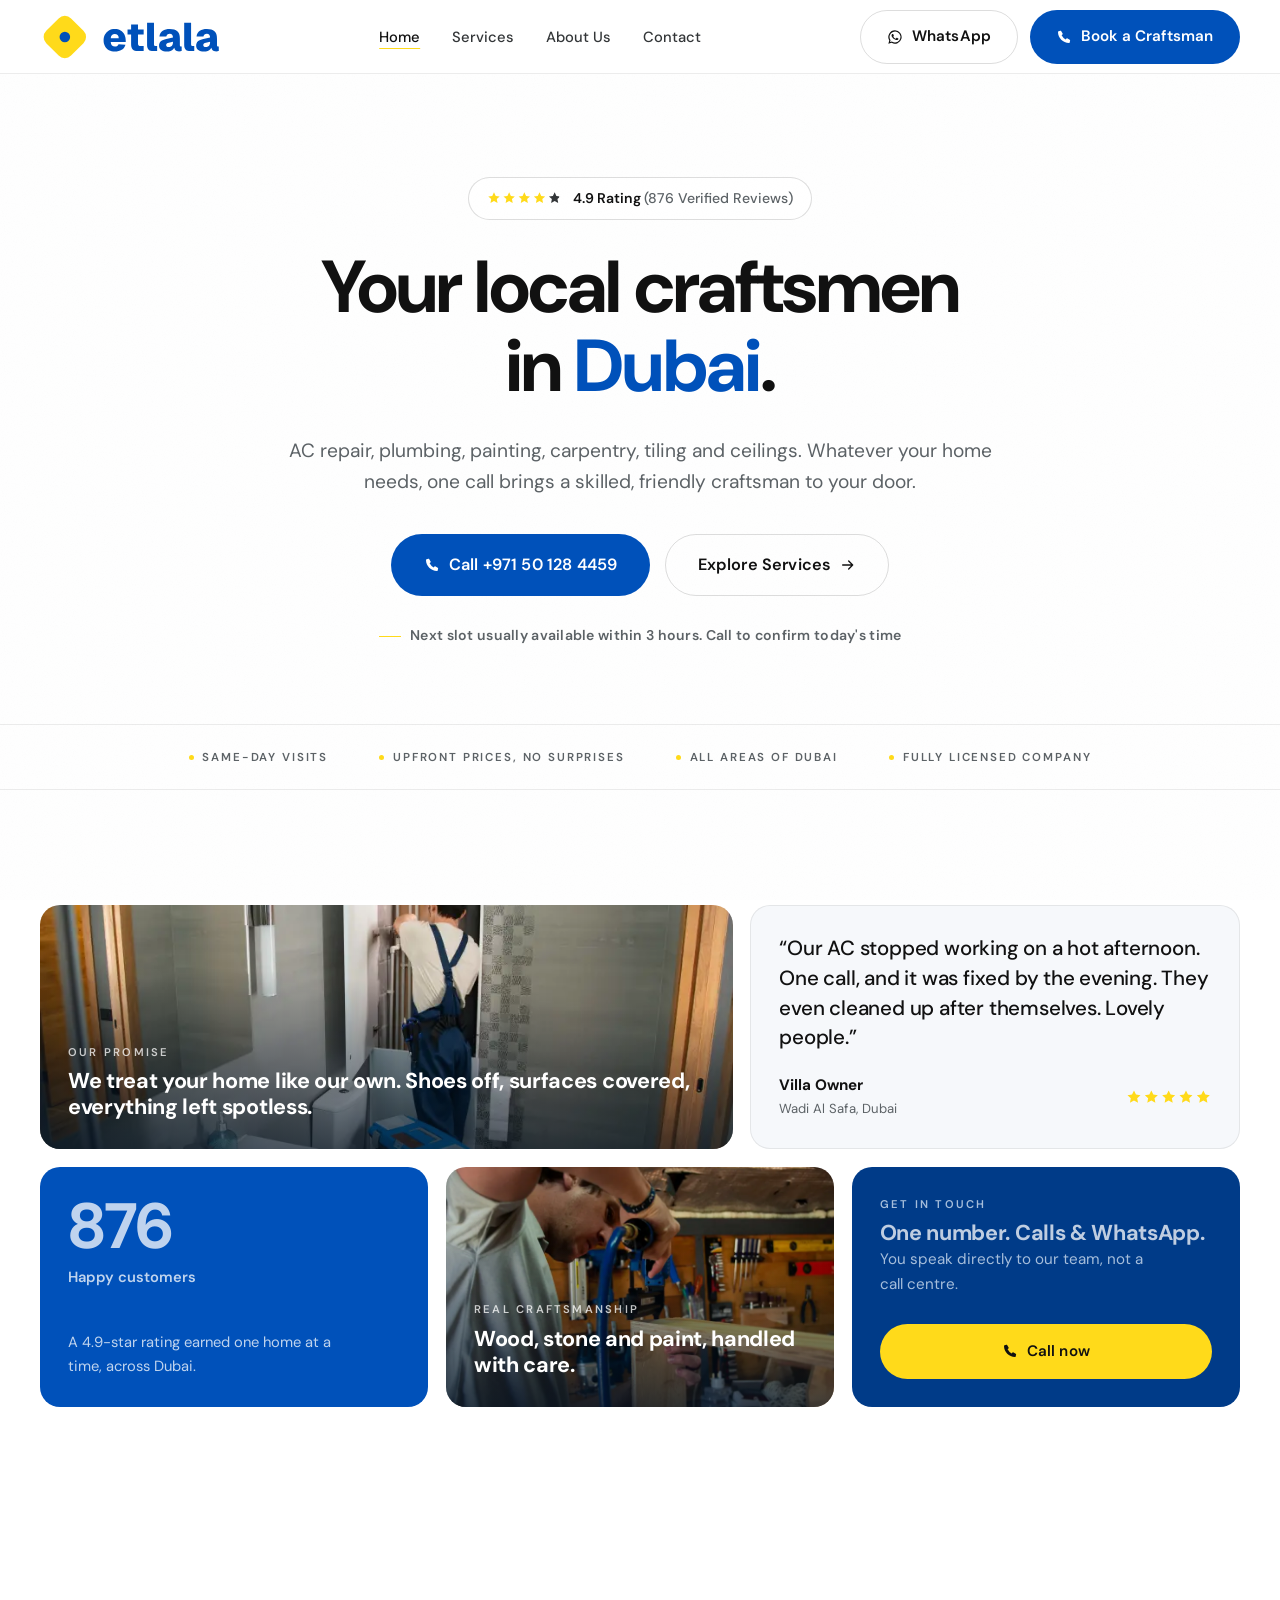
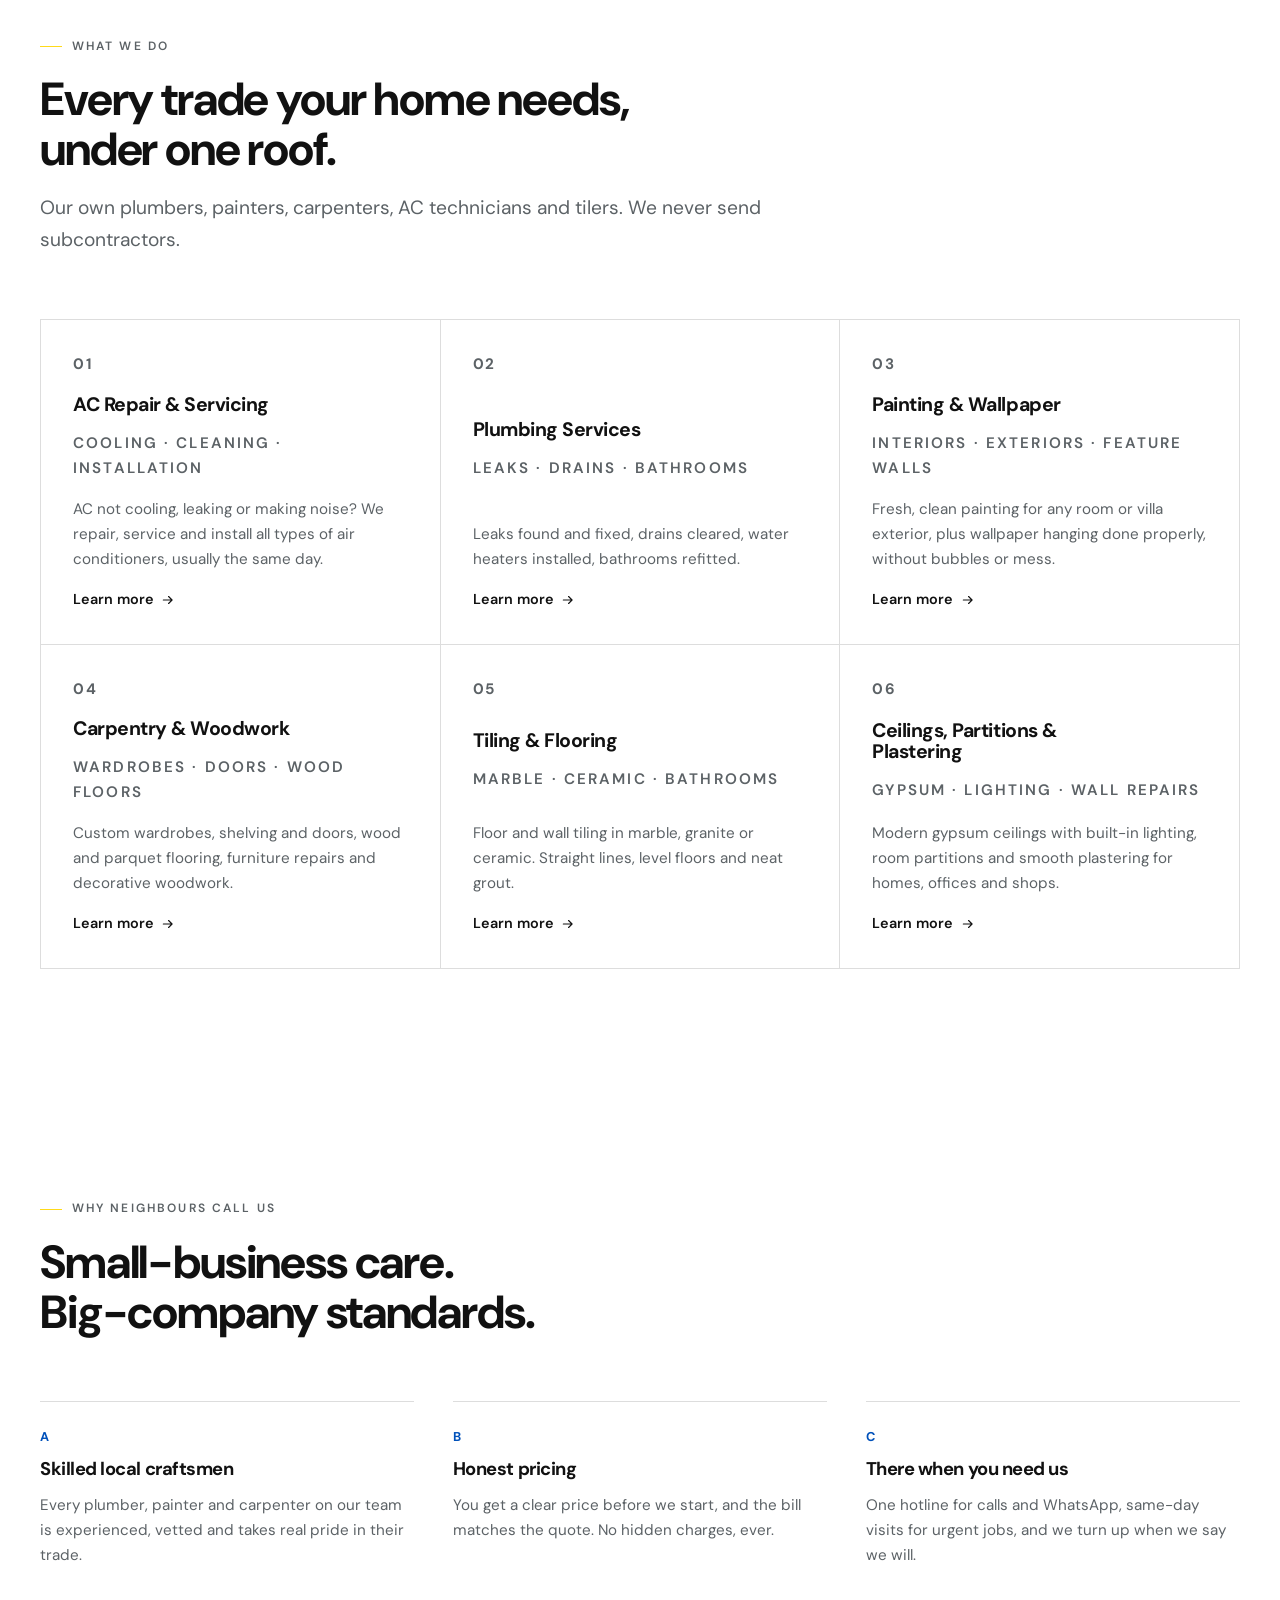
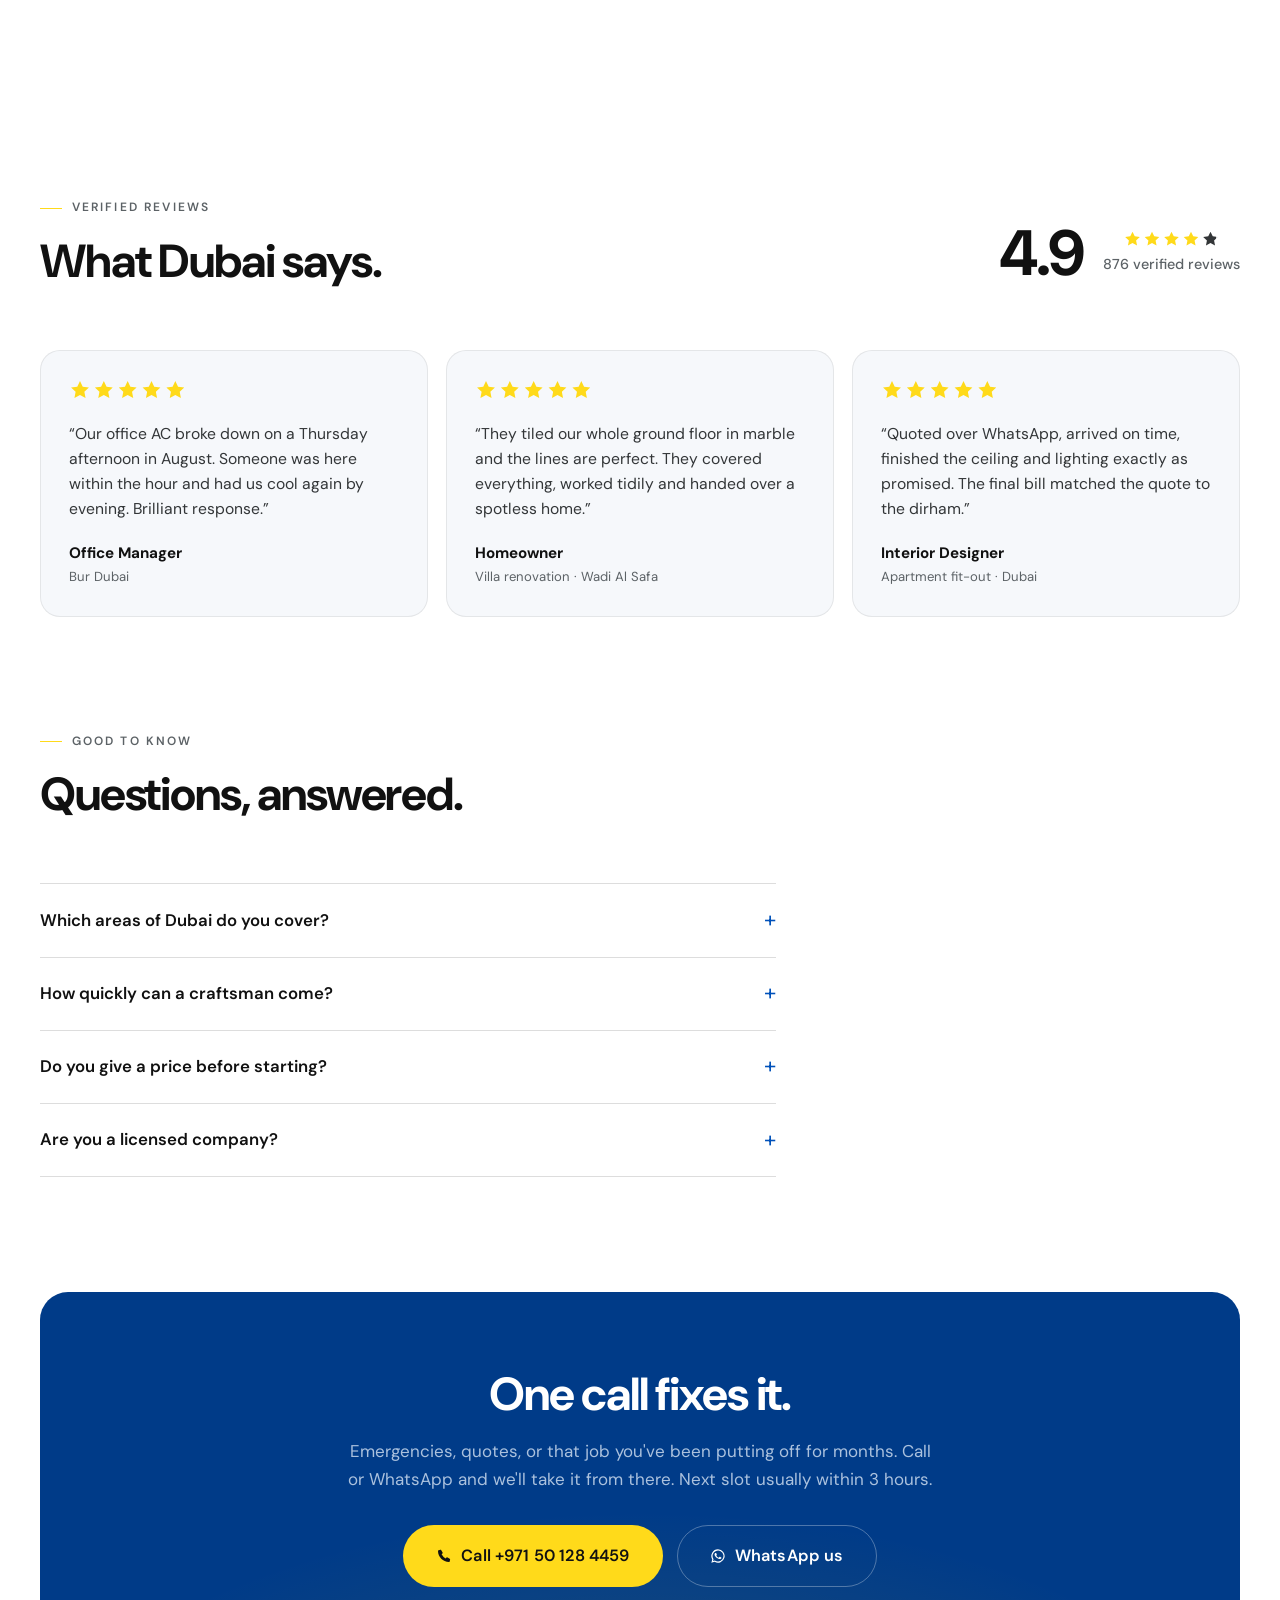
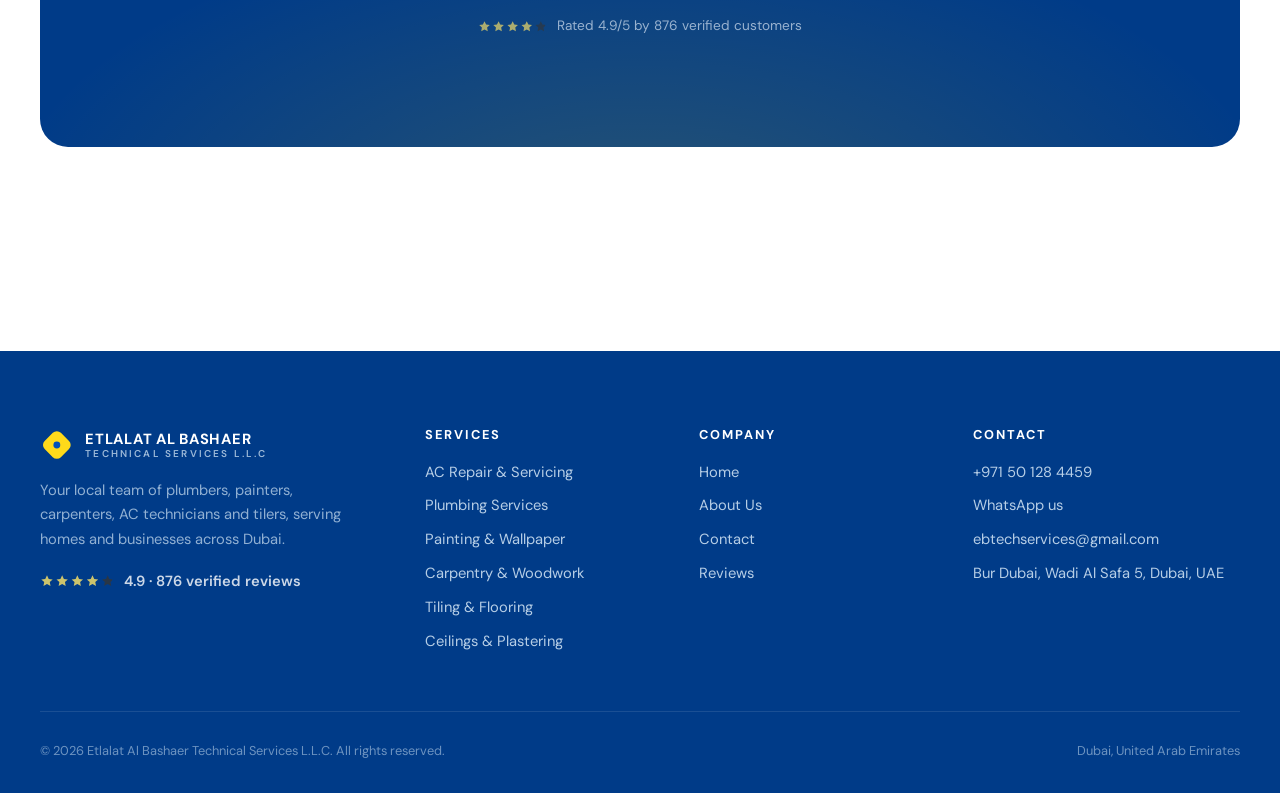
<file: index.html>
<!DOCTYPE html>
<html lang="en">
<head>
  <meta charset="UTF-8">
  <meta name="viewport" content="width=device-width, initial-scale=1.0">
  <title>Local Craftsmen in Dubai - AC Repair, Plumbing, Painting &amp; Carpentry | Etlalat Al Bashaer</title>
  <meta name="description" content="Trusted local craftsmen in Dubai for AC repair, plumbing, painting, carpentry, tiling and ceilings. Rated 4.9/5 by 876 customers. Same-day visits. Call or WhatsApp +971 50 128 4459.">
  <link rel="canonical" href="https://etlalat.pages.dev/">
  <meta property="og:type" content="website">
  <meta property="og:site_name" content="Etlalat Al Bashaer Technical Services L.L.C">
  <meta property="og:title" content="Local Craftsmen in Dubai - AC Repair, Plumbing, Painting & Carpentry">
  <meta property="og:description" content="Trusted local craftsmen in Dubai for AC repair, plumbing, painting, carpentry, tiling and ceilings. Rated 4.9/5 by 876 customers.">
  <meta property="og:url" content="https://etlalat.pages.dev/">
  <meta property="og:image" content="https://etlalat.pages.dev/og-image.jpg">
  <meta property="og:image:width" content="1200">
  <meta property="og:image:height" content="630">
  <meta name="twitter:card" content="summary_large_image">
  <meta name="theme-color" content="#0051ba">
  <link rel="icon" type="image/png" href="img/fav-icon.png">
  <link rel="apple-touch-icon" href="img/fav-icon.png">
  <link rel="preconnect" href="https://fonts.googleapis.com">
  <link rel="preconnect" href="https://fonts.gstatic.com" crossorigin>
  <link href="https://fonts.googleapis.com/css2?family=DM+Sans:opsz,wght@9..40,400;9..40,500;9..40,600;9..40,700&display=swap" rel="stylesheet">
  <link rel="stylesheet" href="styles.css">
  <script type="application/ld+json">
  {
    "@context": "https://schema.org",
    "@type": ["LocalBusiness", "HomeAndConstructionBusiness"],
    "@id": "https://etlalat.pages.dev/#business",
    "name": "Etlalat Al Bashaer Technical Services",
    "description": "Local craftsmen in Dubai for AC repair, plumbing, painting, carpentry, tiling, ceilings and home maintenance.",
    "url": "https://etlalat.pages.dev/",
    "telephone": "+971501284459",
    "email": "ebtechservices@gmail.com",
    "image": "https://etlalat.pages.dev/og-image.jpg",
    "logo": "https://etlalat.pages.dev/img/etlala-logo.svg",
    "priceRange": "$$",
    "address": {
      "@type": "PostalAddress",
      "streetAddress": "Office 5, Bur Dubai, Wadi Al Safa 5",
      "addressLocality": "Dubai",
      "addressCountry": "AE"
    },
    "areaServed": { "@type": "City", "name": "Dubai" },
    "aggregateRating": {
      "@type": "AggregateRating",
      "ratingValue": "4.9",
      "bestRating": "5",
      "reviewCount": "876"
    },
    "makesOffer": [
      { "@type": "Offer", "itemOffered": { "@type": "Service", "name": "AC Repair & Servicing" } },
      { "@type": "Offer", "itemOffered": { "@type": "Service", "name": "Plumbing Services" } },
      { "@type": "Offer", "itemOffered": { "@type": "Service", "name": "Painting & Wallpaper" } },
      { "@type": "Offer", "itemOffered": { "@type": "Service", "name": "Carpentry & Woodwork" } },
      { "@type": "Offer", "itemOffered": { "@type": "Service", "name": "Tiling & Flooring" } },
      { "@type": "Offer", "itemOffered": { "@type": "Service", "name": "Ceilings, Partitions & Plastering" } }
    ]
  }
  </script>
  <script type="application/ld+json">
  {
    "@context": "https://schema.org",
    "@type": "FAQPage",
    "mainEntity": [
      {
        "@type": "Question",
        "name": "Which areas of Dubai do you cover?",
        "acceptedAnswer": { "@type": "Answer", "text": "All of Dubai. Our craftsmen are based in Wadi Al Safa and cover Bur Dubai, Downtown, the Marina, Jumeirah and the villa communities." }
      },
      {
        "@type": "Question",
        "name": "How quickly can a craftsman come?",
        "acceptedAnswer": { "@type": "Answer", "text": "For most jobs the next available slot is within a few hours. Call or WhatsApp +971 50 128 4459 and we will confirm today's earliest visit time." }
      },
      {
        "@type": "Question",
        "name": "Do you give a price before starting?",
        "acceptedAnswer": { "@type": "Answer", "text": "Always. You get a clear quote before any work begins, and the final bill matches the quote." }
      },
      {
        "@type": "Question",
        "name": "Are you a licensed company?",
        "acceptedAnswer": { "@type": "Answer", "text": "Yes. We are a fully licensed Dubai company, and every trade we offer is carried on our trade license." }
      }
    ]
  }
  </script>
</head>
<body>

  <!-- SVG sprite: star icon + partial-fill gradient (4.9 / 5) -->
  <svg width="0" height="0" style="position:absolute" aria-hidden="true">
    <defs>
      <linearGradient id="star-partial" x1="0" y1="0" x2="1" y2="0">
        <stop offset="90%" stop-color="currentColor"/>
        <stop offset="90%" stop-color="currentColor" stop-opacity="0.22"/>
      </linearGradient>
      <symbol id="ic-star" viewBox="0 0 24 24">
        <path d="M12 2.2l2.98 6.16 6.77.86-4.97 4.68 1.28 6.7L12 17.32 5.94 20.6l1.28-6.7-4.97-4.68 6.77-.86z"/>
      </symbol>
      <symbol id="ic-phone" viewBox="0 0 24 24">
        <path d="M6.6 2.8c.5-.1 1 .1 1.3.6l2 3.3c.3.5.2 1.1-.2 1.5L8.4 9.5a13.7 13.7 0 0 0 6.1 6.1l1.3-1.3c.4-.4 1-.5 1.5-.2l3.3 2c.5.3.7.8.6 1.3l-.7 2.7c-.1.5-.6.9-1.1.9C10.6 21 3 13.4 3 4.6c0-.5.4-1 .9-1.1z"/>
      </symbol>
      <symbol id="ic-whatsapp" viewBox="0 0 24 24">
        <path d="M12 2a10 10 0 0 0-8.6 15.1L2 22l5-1.3A10 10 0 1 0 12 2zm0 18.2c-1.5 0-3-.4-4.2-1.2l-.3-.2-3 .8.8-2.9-.2-.3A8.2 8.2 0 1 1 12 20.2zm4.5-6.1c-.2-.1-1.5-.7-1.7-.8-.2-.1-.4-.1-.6.1l-.8 1c-.1.2-.3.2-.5.1a6.7 6.7 0 0 1-3.3-2.9c-.3-.4 0-.5.2-.8l.4-.5c.1-.2.1-.4 0-.5l-.8-1.9c-.2-.5-.4-.4-.6-.4h-.5c-.2 0-.5.1-.7.3-.9.9-1.1 2.2-.3 3.7a11.6 11.6 0 0 0 4.7 4.4c1.7.8 2.5.8 3.3.7.6-.1 1.5-.6 1.7-1.2.2-.6.2-1.1.1-1.2z"/>
      </symbol>
      <symbol id="ic-arrow" viewBox="0 0 24 24">
        <path d="M4 12h15m0 0-6-6m6 6-6 6" fill="none" stroke="currentColor" stroke-width="2" stroke-linecap="round" stroke-linejoin="round"/>
      </symbol>
    </defs>
  </svg>

  <header class="site-header">
    <div class="wrap header-inner">
      <a class="brand" href="index.html">
        <img class="brand-wordmark" src="img/etlala-logo.svg" alt="Etlalat Al Bashaer Technical Services L.L.C" width="180">
      </a>

      <input type="checkbox" id="nav-toggle" class="nav-toggle" aria-hidden="true">

      <nav class="site-nav" aria-label="Primary">
        <a href="index.html" aria-current="page">Home</a>
        <a href="services.html">Services</a>
        <a href="about.html">About Us</a>
        <a href="contact.html">Contact</a>
      </nav>

      <div class="header-cta">
        <a class="btn btn-ghost" href="https://wa.me/971501284459" rel="noopener">
          <svg fill="currentColor"><use href="#ic-whatsapp"/></svg>
          WhatsApp
        </a>
        <a class="btn btn-primary" href="tel:+971501284459">
          <svg fill="currentColor"><use href="#ic-phone"/></svg>
          Book a Craftsman
        </a>
        <label for="nav-toggle" class="nav-toggle-label" aria-label="Menu"><span></span></label>
      </div>
    </div>
  </header>

  <main>
    <!-- HERO -->
    <section class="hero">
      <div class="wrap hero-inner">
        <a class="rating-badge" href="#reviews">
          <svg class="stars" viewBox="0 0 128 24" aria-label="4.9 out of 5 stars">
            <use href="#ic-star" width="24" height="24" x="0" fill="currentColor"/>
            <use href="#ic-star" width="24" height="24" x="26" fill="currentColor"/>
            <use href="#ic-star" width="24" height="24" x="52" fill="currentColor"/>
            <use href="#ic-star" width="24" height="24" x="78" fill="currentColor"/>
            <use href="#ic-star" width="24" height="24" x="104" fill="url(#star-partial)"/>
          </svg>
          <span>4.9 Rating <em>(876 Verified Reviews)</em></span>
        </a>

        <h1 class="display">Your local craftsmen<br> in <span class="accent">Dubai</span>.</h1>

        <p class="lede">AC repair, plumbing, painting, carpentry, tiling and ceilings. Whatever your home needs, one call brings a skilled, friendly craftsman to your door.</p>

        <div class="hero-actions">
          <a class="btn btn-primary btn-lg" href="tel:+971501284459">
            <svg fill="currentColor"><use href="#ic-phone"/></svg>
            Call +971 50 128 4459
          </a>
          <a class="btn btn-ghost btn-lg" href="services.html">
            Explore Services
            <svg><use href="#ic-arrow"/></svg>
          </a>
        </div>

        <p class="eyebrow" style="text-transform:none;letter-spacing:0.02em;font-size:0.88rem">Next slot usually available within 3 hours. Call to confirm today's time</p>
      </div>
    </section>

    <!-- TRUST STRIP -->
    <div class="cred-strip">
      <div class="wrap">
        <ul>
          <li>Same-day visits</li>
          <li>Upfront prices, no surprises</li>
          <li>All areas of Dubai</li>
          <li>Fully licensed company</li>
        </ul>
      </div>
    </div>

    <!-- MOSAIC -->
    <section class="section">
      <div class="wrap mosaic">
        <div class="tile tile-wide tile-photo">
          <img class="tile-img" src="img/plumber-1600.webp" srcset="img/plumber-800.webp 800w, img/plumber-1600.webp 1600w" sizes="(max-width: 1000px) 100vw, 690px" alt="Plumber from our team working on bathroom pipework in a Dubai home" width="1600" height="1067">
          <div>
            <p class="tile-kicker">Our promise</p>
            <p class="tile-title">We treat your home like our own. Shoes off, surfaces covered, everything left spotless.</p>
          </div>
        </div>

        <div class="tile tile-tall tile-review">
          <blockquote>“Our AC stopped working on a hot afternoon. One call, and it was fixed by the evening. They even cleaned up after themselves. Lovely people.”</blockquote>
          <div class="review-meta">
            <div class="review-author">
              <strong>Villa Owner</strong>
              <span>Wadi Al Safa, Dubai</span>
            </div>
            <svg class="stars" viewBox="0 0 128 24" aria-label="5 out of 5 stars">
              <use href="#ic-star" width="24" height="24" x="0" fill="currentColor"/>
              <use href="#ic-star" width="24" height="24" x="26" fill="currentColor"/>
              <use href="#ic-star" width="24" height="24" x="52" fill="currentColor"/>
              <use href="#ic-star" width="24" height="24" x="78" fill="currentColor"/>
              <use href="#ic-star" width="24" height="24" x="104" fill="currentColor"/>
            </svg>
          </div>
        </div>

        <div class="tile tile-third tile-stat">
          <div>
            <p class="stat-figure">876</p>
            <p class="stat-label">Happy customers</p>
          </div>
          <p>A 4.9-star rating earned one home at a time, across Dubai.</p>
        </div>

        <div class="tile tile-third tile-photo">
          <img class="tile-img" src="img/carpenter-1600.webp" srcset="img/carpenter-800.webp 800w, img/carpenter-1600.webp 1600w" sizes="(max-width: 1000px) 100vw, 380px" alt="Carpenter assembling custom woodwork in our workshop" width="1600" height="1060" loading="lazy">
          <div>
            <p class="tile-kicker">Real craftsmanship</p>
            <p class="tile-title">Wood, stone and paint, handled with care.</p>
          </div>
        </div>

        <div class="tile tile-third tile-contact">
          <div>
            <p class="tile-kicker">Get in touch</p>
            <p class="tile-title" style="color:#fff">One number. Calls &amp; WhatsApp.</p>
            <p>You speak directly to our team, not a call centre.</p>
          </div>
          <a class="btn btn-light" href="tel:+971501284459">
            <svg fill="currentColor"><use href="#ic-phone"/></svg>
            Call now
          </a>
        </div>
      </div>
    </section>

    <!-- SERVICES -->
    <section class="section" id="services">
      <div class="wrap">
        <div class="section-head">
          <p class="eyebrow">What we do</p>
          <h2 class="h2">Every trade your home needs,<br>under one roof.</h2>
          <p class="lede">Our own plumbers, painters, carpenters, AC technicians and tilers. We never send subcontractors.</p>
        </div>

        <div class="services-grid">
          <article class="service-card">
            <p class="service-num">01</p>
            <h3>AC Repair &amp; Servicing</h3>
            <p class="service-activity">Cooling · Cleaning · Installation</p>
            <p>AC not cooling, leaking or making noise? We repair, service and install all types of air conditioners, usually the same day.</p>
            <a class="service-link" href="services.html#ac">Learn more <svg><use href="#ic-arrow"/></svg></a>
          </article>

          <article class="service-card">
            <p class="service-num">02</p>
            <h3>Plumbing Services</h3>
            <p class="service-activity">Leaks · Drains · Bathrooms</p>
            <p>Leaks found and fixed, drains cleared, water heaters installed, bathrooms refitted.</p>
            <a class="service-link" href="services.html#plumbing">Learn more <svg><use href="#ic-arrow"/></svg></a>
          </article>

          <article class="service-card">
            <p class="service-num">03</p>
            <h3>Painting &amp; Wallpaper</h3>
            <p class="service-activity">Interiors · Exteriors · Feature walls</p>
            <p>Fresh, clean painting for any room or villa exterior, plus wallpaper hanging done properly, without bubbles or mess.</p>
            <a class="service-link" href="services.html#painting">Learn more <svg><use href="#ic-arrow"/></svg></a>
          </article>

          <article class="service-card">
            <p class="service-num">04</p>
            <h3>Carpentry &amp; Woodwork</h3>
            <p class="service-activity">Wardrobes · Doors · Wood floors</p>
            <p>Custom wardrobes, shelving and doors, wood and parquet flooring, furniture repairs and decorative woodwork.</p>
            <a class="service-link" href="services.html#carpentry">Learn more <svg><use href="#ic-arrow"/></svg></a>
          </article>

          <article class="service-card">
            <p class="service-num">05</p>
            <h3>Tiling &amp; Flooring</h3>
            <p class="service-activity">Marble · Ceramic · Bathrooms</p>
            <p>Floor and wall tiling in marble, granite or ceramic. Straight lines, level floors and neat grout.</p>
            <a class="service-link" href="services.html#tiling">Learn more <svg><use href="#ic-arrow"/></svg></a>
          </article>

          <article class="service-card">
            <p class="service-num">06</p>
            <h3>Ceilings, Partitions &amp; Plastering</h3>
            <p class="service-activity">Gypsum · Lighting · Wall repairs</p>
            <p>Modern gypsum ceilings with built-in lighting, room partitions and smooth plastering for homes, offices and shops.</p>
            <a class="service-link" href="services.html#ceilings">Learn more <svg><use href="#ic-arrow"/></svg></a>
          </article>
        </div>
      </div>
    </section>

    <!-- PILLARS -->
    <section class="section">
      <div class="wrap">
        <div class="section-head">
          <p class="eyebrow">Why neighbours call us</p>
          <h2 class="h2">Small-business care.<br>Big-company standards.</h2>
        </div>
        <div class="pillars">
          <div class="pillar">
            <p class="pillar-index">A</p>
            <h3>Skilled local craftsmen</h3>
            <p>Every plumber, painter and carpenter on our team is experienced, vetted and takes real pride in their trade.</p>
          </div>
          <div class="pillar">
            <p class="pillar-index">B</p>
            <h3>Honest pricing</h3>
            <p>You get a clear price before we start, and the bill matches the quote. No hidden charges, ever.</p>
          </div>
          <div class="pillar">
            <p class="pillar-index">C</p>
            <h3>There when you need us</h3>
            <p>One hotline for calls and WhatsApp, same-day visits for urgent jobs, and we turn up when we say we will.</p>
          </div>
        </div>
      </div>
    </section>

    <!-- REVIEWS -->
    <section class="section" id="reviews">
      <div class="wrap">
        <div class="reviews-head">
          <div class="section-head" style="margin-bottom:0">
            <p class="eyebrow">Verified Reviews</p>
            <h2 class="h2">What Dubai says.</h2>
          </div>
          <div class="aggregate">
            <p class="aggregate-score">4.9</p>
            <div class="aggregate-detail">
              <svg class="stars" viewBox="0 0 128 24" aria-label="4.9 out of 5 stars">
                <use href="#ic-star" width="24" height="24" x="0" fill="currentColor"/>
                <use href="#ic-star" width="24" height="24" x="26" fill="currentColor"/>
                <use href="#ic-star" width="24" height="24" x="52" fill="currentColor"/>
                <use href="#ic-star" width="24" height="24" x="78" fill="currentColor"/>
                <use href="#ic-star" width="24" height="24" x="104" fill="url(#star-partial)"/>
              </svg>
              <span>876 verified reviews</span>
            </div>
          </div>
        </div>

        <div class="reviews-grid">
          <article class="review-card">
            <svg class="stars" viewBox="0 0 128 24" aria-label="5 out of 5 stars">
              <use href="#ic-star" width="24" height="24" x="0" fill="currentColor"/>
              <use href="#ic-star" width="24" height="24" x="26" fill="currentColor"/>
              <use href="#ic-star" width="24" height="24" x="52" fill="currentColor"/>
              <use href="#ic-star" width="24" height="24" x="78" fill="currentColor"/>
              <use href="#ic-star" width="24" height="24" x="104" fill="currentColor"/>
            </svg>
            <blockquote>“Our office AC broke down on a Thursday afternoon in August. Someone was here within the hour and had us cool again by evening. Brilliant response.”</blockquote>
            <div class="review-author">
              <strong>Office Manager</strong>
              <span>Bur Dubai</span>
            </div>
          </article>

          <article class="review-card">
            <svg class="stars" viewBox="0 0 128 24" aria-label="5 out of 5 stars">
              <use href="#ic-star" width="24" height="24" x="0" fill="currentColor"/>
              <use href="#ic-star" width="24" height="24" x="26" fill="currentColor"/>
              <use href="#ic-star" width="24" height="24" x="52" fill="currentColor"/>
              <use href="#ic-star" width="24" height="24" x="78" fill="currentColor"/>
              <use href="#ic-star" width="24" height="24" x="104" fill="currentColor"/>
            </svg>
            <blockquote>“They tiled our whole ground floor in marble and the lines are perfect. They covered everything, worked tidily and handed over a spotless home.”</blockquote>
            <div class="review-author">
              <strong>Homeowner</strong>
              <span>Villa renovation · Wadi Al Safa</span>
            </div>
          </article>

          <article class="review-card">
            <svg class="stars" viewBox="0 0 128 24" aria-label="5 out of 5 stars">
              <use href="#ic-star" width="24" height="24" x="0" fill="currentColor"/>
              <use href="#ic-star" width="24" height="24" x="26" fill="currentColor"/>
              <use href="#ic-star" width="24" height="24" x="52" fill="currentColor"/>
              <use href="#ic-star" width="24" height="24" x="78" fill="currentColor"/>
              <use href="#ic-star" width="24" height="24" x="104" fill="currentColor"/>
            </svg>
            <blockquote>“Quoted over WhatsApp, arrived on time, finished the ceiling and lighting exactly as promised. The final bill matched the quote to the dirham.”</blockquote>
            <div class="review-author">
              <strong>Interior Designer</strong>
              <span>Apartment fit-out · Dubai</span>
            </div>
          </article>
        </div>
      </div>
    </section>

    <!-- FAQ -->
    <section class="section" style="padding-top:0">
      <div class="wrap">
        <div class="section-head">
          <p class="eyebrow">Good to know</p>
          <h2 class="h2">Questions, answered.</h2>
        </div>
        <div class="faq">
          <details>
            <summary>Which areas of Dubai do you cover?</summary>
            <p>All of Dubai. Our craftsmen are based in Wadi Al Safa and cover Bur Dubai, Downtown, the Marina, Jumeirah and the villa communities.</p>
          </details>
          <details>
            <summary>How quickly can a craftsman come?</summary>
            <p>For most jobs the next available slot is within a few hours. Call or WhatsApp us and we'll confirm today's earliest visit time.</p>
          </details>
          <details>
            <summary>Do you give a price before starting?</summary>
            <p>Always. You get a clear quote before any work begins, and the final bill matches the quote.</p>
          </details>
          <details>
            <summary>Are you a licensed company?</summary>
            <p>Yes. We're a fully licensed Dubai company, and every trade we offer is carried on our trade license.</p>
          </details>
        </div>
      </div>
    </section>

    <!-- CTA -->
    <section class="section" style="padding-top:0">
      <div class="wrap">
        <div class="cta-band">
          <h2 class="h2">One call fixes it.</h2>
          <p>Emergencies, quotes, or that job you've been putting off for months. Call or WhatsApp and we'll take it from there. Next slot usually within 3 hours.</p>
          <div class="hero-actions">
            <a class="btn btn-light btn-lg" href="tel:+971501284459">
              <svg fill="currentColor"><use href="#ic-phone"/></svg>
              Call +971 50 128 4459
            </a>
            <a class="btn btn-ghost btn-lg" style="border-color:rgba(255,255,255,.3);color:#fff" href="https://wa.me/971501284459" rel="noopener">
              <svg fill="currentColor"><use href="#ic-whatsapp"/></svg>
              WhatsApp us
            </a>
          </div>
          <p class="rating-line">
            <svg class="stars" viewBox="0 0 128 24" aria-hidden="true">
              <use href="#ic-star" width="24" height="24" x="0" fill="currentColor"/>
              <use href="#ic-star" width="24" height="24" x="26" fill="currentColor"/>
              <use href="#ic-star" width="24" height="24" x="52" fill="currentColor"/>
              <use href="#ic-star" width="24" height="24" x="78" fill="currentColor"/>
              <use href="#ic-star" width="24" height="24" x="104" fill="url(#star-partial)"/>
            </svg>
            Rated 4.9/5 by 876 verified customers
          </p>
        </div>
      </div>
    </section>
  </main>

  <footer class="site-footer">
    <div class="wrap">
      <div class="footer-grid">
        <div class="footer-about">
          <a class="brand" href="index.html">
            <svg class="brand-logo" viewBox="0 0 80 83" aria-hidden="true"><rect x="39.598" y="1.902" width="56" height="56" rx="14" transform="rotate(45 39.598 1.902)" fill="#FFDA1A"/><circle cx="39.598" cy="41.5" r="8.4" fill="#0051BA"/></svg>
        <span class="brand-name">Etlalat Al Bashaer<small>Technical Services L.L.C</small></span>
          </a>
          <p>Your local team of plumbers, painters, carpenters, AC technicians and tilers, serving homes and businesses across Dubai.</p>
          <p class="footer-rating">
            <svg class="stars" viewBox="0 0 128 24" aria-hidden="true">
              <use href="#ic-star" width="24" height="24" x="0" fill="currentColor"/>
              <use href="#ic-star" width="24" height="24" x="26" fill="currentColor"/>
              <use href="#ic-star" width="24" height="24" x="52" fill="currentColor"/>
              <use href="#ic-star" width="24" height="24" x="78" fill="currentColor"/>
              <use href="#ic-star" width="24" height="24" x="104" fill="url(#star-partial)"/>
            </svg>
            4.9 · 876 verified reviews
          </p>
        </div>

        <div>
          <h4>Services</h4>
          <ul>
            <li><a href="services.html#ac">AC Repair &amp; Servicing</a></li>
            <li><a href="services.html#plumbing">Plumbing Services</a></li>
            <li><a href="services.html#painting">Painting &amp; Wallpaper</a></li>
            <li><a href="services.html#carpentry">Carpentry &amp; Woodwork</a></li>
            <li><a href="services.html#tiling">Tiling &amp; Flooring</a></li>
            <li><a href="services.html#ceilings">Ceilings &amp; Plastering</a></li>
          </ul>
        </div>

        <div>
          <h4>Company</h4>
          <ul>
            <li><a href="index.html">Home</a></li>
            <li><a href="about.html">About Us</a></li>
            <li><a href="contact.html">Contact</a></li>
            <li><a href="index.html#reviews">Reviews</a></li>
          </ul>
        </div>

        <div>
          <h4>Contact</h4>
          <ul>
            <li><a href="tel:+971501284459">+971 50 128 4459</a></li>
            <li><a href="https://wa.me/971501284459" rel="noopener">WhatsApp us</a></li>
            <li><a href="mailto:ebtechservices@gmail.com">ebtechservices@gmail.com</a></li>
            <li>Bur Dubai, Wadi Al Safa 5, Dubai, UAE</li>
          </ul>
        </div>
      </div>

      <div class="footer-bottom">
        <p>© 2026 Etlalat Al Bashaer Technical Services L.L.C. All rights reserved.</p>
        <p>Dubai, United Arab Emirates</p>
      </div>
    </div>
  </footer>

  <!-- Mobile action bar -->
  <div class="action-bar">
    <a class="btn btn-primary" href="tel:+971501284459">
      <svg fill="currentColor"><use href="#ic-phone"/></svg>
      Call Now
    </a>
    <a class="btn btn-ghost" href="https://wa.me/971501284459" rel="noopener">
      <svg fill="currentColor"><use href="#ic-whatsapp"/></svg>
      WhatsApp
    </a>
  </div>

</body>
</html>
</file>
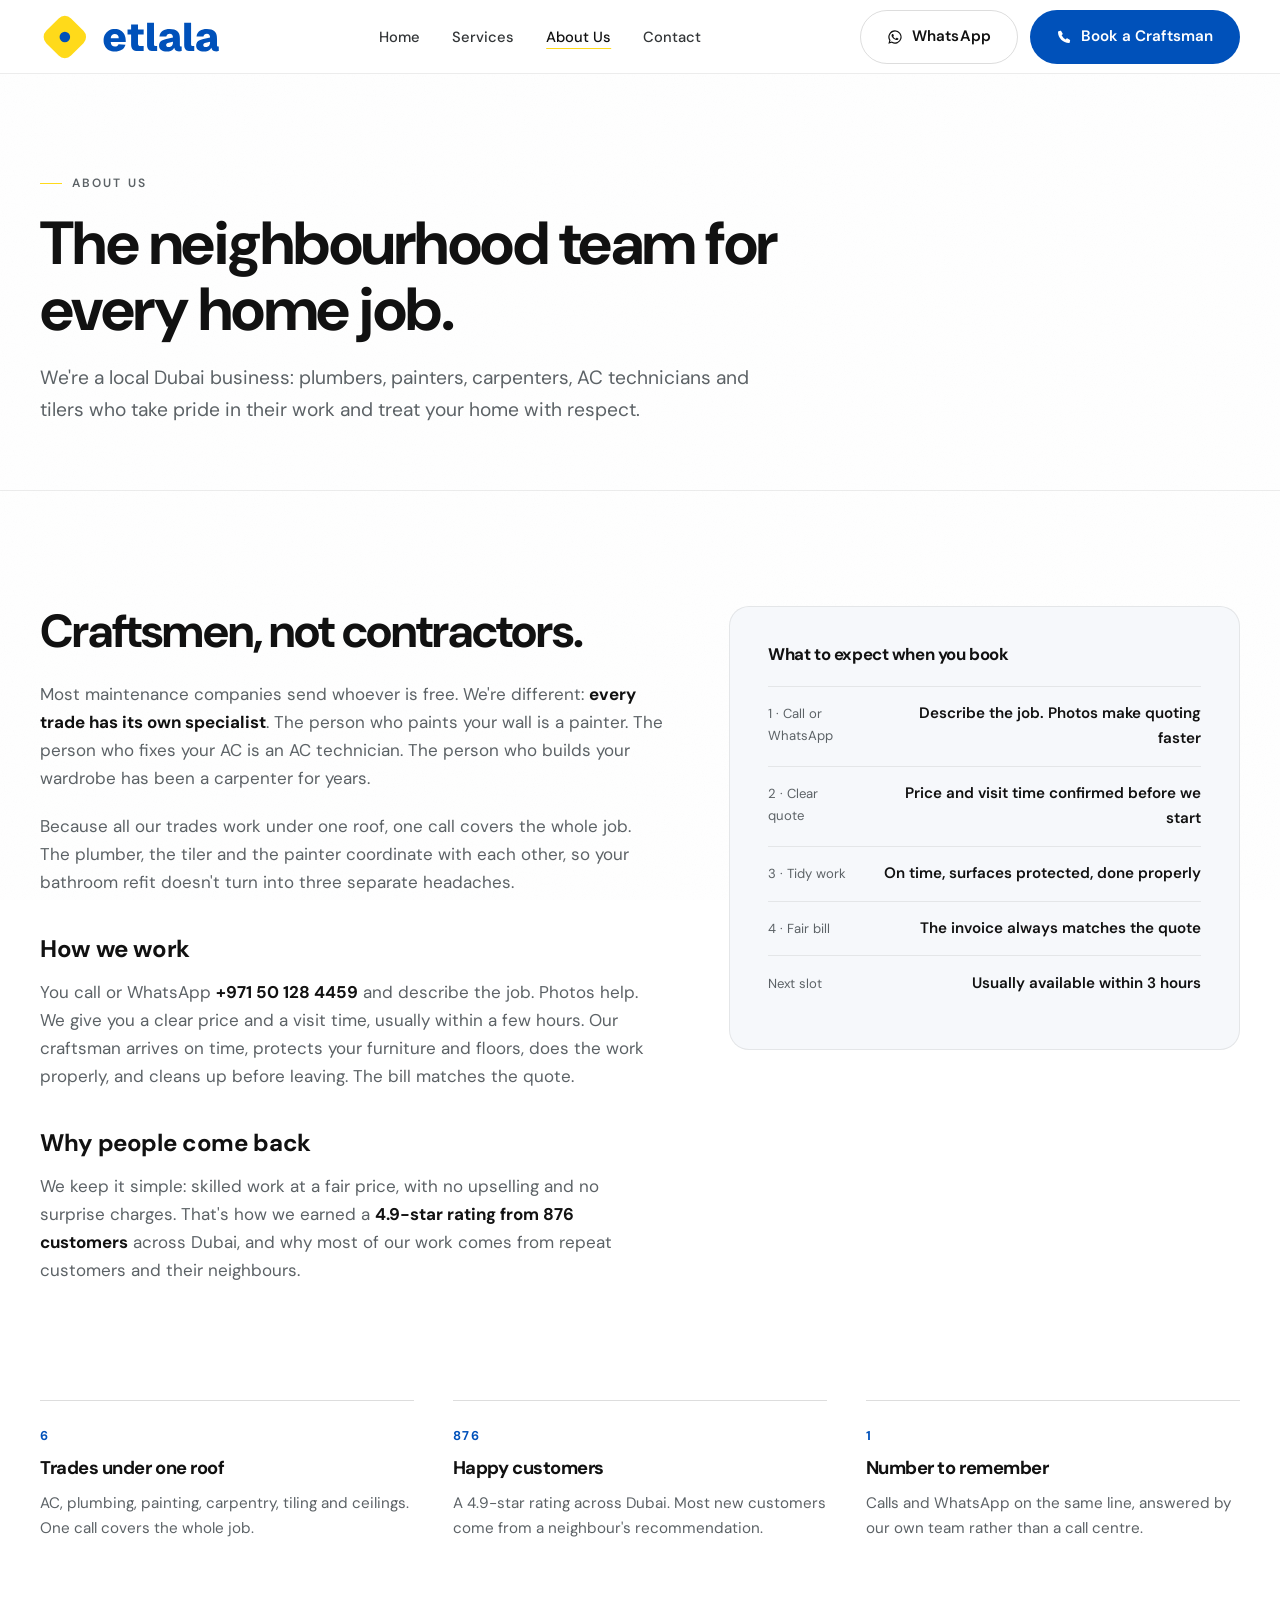
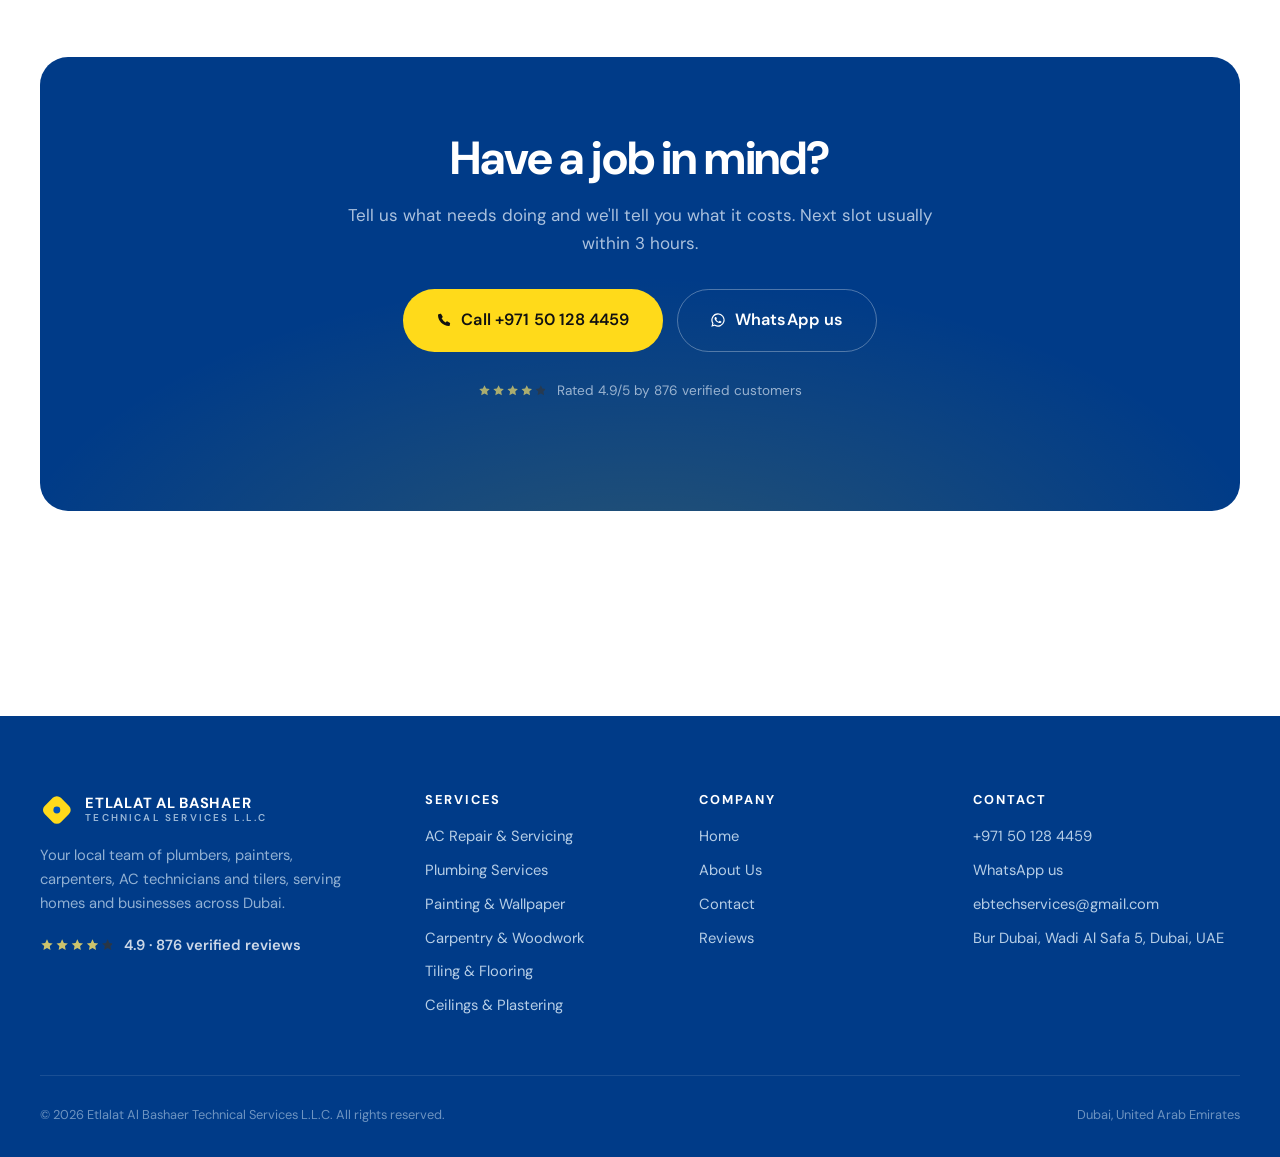
<file: about.html>
<!DOCTYPE html>
<html lang="en">
<head>
  <meta charset="UTF-8">
  <meta name="viewport" content="width=device-width, initial-scale=1.0">
  <title>About Us - Dubai's Trusted Local Craftsmen | Etlalat Al Bashaer</title>
  <meta name="description" content="Meet Etlalat Al Bashaer, a local Dubai team of plumbers, painters, carpenters, AC technicians and tilers. Honest prices, tidy work and 876 happy customers rating us 4.9/5.">
  <link rel="canonical" href="https://etlalat.pages.dev/about.html">
  <meta property="og:type" content="website">
  <meta property="og:site_name" content="Etlalat Al Bashaer Technical Services L.L.C">
  <meta property="og:title" content="About Us - Dubai's Trusted Local Craftsmen">
  <meta property="og:description" content="A local Dubai team of plumbers, painters, carpenters, AC technicians and tilers. Honest prices and tidy work.">
  <meta property="og:url" content="https://etlalat.pages.dev/about.html">
  <meta property="og:image" content="https://etlalat.pages.dev/og-image.jpg">
  <meta property="og:image:width" content="1200">
  <meta property="og:image:height" content="630">
  <meta name="twitter:card" content="summary_large_image">
  <meta name="theme-color" content="#0051ba">
  <link rel="icon" type="image/png" href="img/fav-icon.png">
  <link rel="apple-touch-icon" href="img/fav-icon.png">
  <link rel="preconnect" href="https://fonts.googleapis.com">
  <link rel="preconnect" href="https://fonts.gstatic.com" crossorigin>
  <link href="https://fonts.googleapis.com/css2?family=DM+Sans:opsz,wght@9..40,400;9..40,500;9..40,600;9..40,700&display=swap" rel="stylesheet">
  <link rel="stylesheet" href="styles.css">
  <script type="application/ld+json">
  {
    "@context": "https://schema.org",
    "@type": ["LocalBusiness", "HomeAndConstructionBusiness"],
    "@id": "https://etlalat.pages.dev/#business",
    "name": "Etlalat Al Bashaer Technical Services",
    "description": "Local craftsmen in Dubai for AC repair, plumbing, painting, carpentry, tiling, ceilings and home maintenance.",
    "url": "https://etlalat.pages.dev/",
    "telephone": "+971501284459",
    "email": "ebtechservices@gmail.com",
    "image": "https://etlalat.pages.dev/og-image.jpg",
    "logo": "https://etlalat.pages.dev/img/etlala-logo.svg",
    "address": {
      "@type": "PostalAddress",
      "streetAddress": "Office 5, Bur Dubai, Wadi Al Safa 5",
      "addressLocality": "Dubai",
      "addressCountry": "AE"
    },
    "aggregateRating": {
      "@type": "AggregateRating",
      "ratingValue": "4.9",
      "bestRating": "5",
      "reviewCount": "876"
    }
  }
  </script>
</head>
<body>

  <svg width="0" height="0" style="position:absolute" aria-hidden="true">
    <defs>
      <linearGradient id="star-partial" x1="0" y1="0" x2="1" y2="0">
        <stop offset="90%" stop-color="currentColor"/>
        <stop offset="90%" stop-color="currentColor" stop-opacity="0.22"/>
      </linearGradient>
      <symbol id="ic-star" viewBox="0 0 24 24">
        <path d="M12 2.2l2.98 6.16 6.77.86-4.97 4.68 1.28 6.7L12 17.32 5.94 20.6l1.28-6.7-4.97-4.68 6.77-.86z"/>
      </symbol>
      <symbol id="ic-phone" viewBox="0 0 24 24">
        <path d="M6.6 2.8c.5-.1 1 .1 1.3.6l2 3.3c.3.5.2 1.1-.2 1.5L8.4 9.5a13.7 13.7 0 0 0 6.1 6.1l1.3-1.3c.4-.4 1-.5 1.5-.2l3.3 2c.5.3.7.8.6 1.3l-.7 2.7c-.1.5-.6.9-1.1.9C10.6 21 3 13.4 3 4.6c0-.5.4-1 .9-1.1z"/>
      </symbol>
      <symbol id="ic-whatsapp" viewBox="0 0 24 24">
        <path d="M12 2a10 10 0 0 0-8.6 15.1L2 22l5-1.3A10 10 0 1 0 12 2zm0 18.2c-1.5 0-3-.4-4.2-1.2l-.3-.2-3 .8.8-2.9-.2-.3A8.2 8.2 0 1 1 12 20.2zm4.5-6.1c-.2-.1-1.5-.7-1.7-.8-.2-.1-.4-.1-.6.1l-.8 1c-.1.2-.3.2-.5.1a6.7 6.7 0 0 1-3.3-2.9c-.3-.4 0-.5.2-.8l.4-.5c.1-.2.1-.4 0-.5l-.8-1.9c-.2-.5-.4-.4-.6-.4h-.5c-.2 0-.5.1-.7.3-.9.9-1.1 2.2-.3 3.7a11.6 11.6 0 0 0 4.7 4.4c1.7.8 2.5.8 3.3.7.6-.1 1.5-.6 1.7-1.2.2-.6.2-1.1.1-1.2z"/>
      </symbol>
      <symbol id="ic-arrow" viewBox="0 0 24 24">
        <path d="M4 12h15m0 0-6-6m6 6-6 6" fill="none" stroke="currentColor" stroke-width="2" stroke-linecap="round" stroke-linejoin="round"/>
      </symbol>
    </defs>
  </svg>

  <header class="site-header">
    <div class="wrap header-inner">
      <a class="brand" href="index.html">
        <img class="brand-wordmark" src="img/etlala-logo.svg" alt="Etlalat Al Bashaer Technical Services L.L.C" width="180">
      </a>

      <input type="checkbox" id="nav-toggle" class="nav-toggle" aria-hidden="true">

      <nav class="site-nav" aria-label="Primary">
        <a href="index.html">Home</a>
        <a href="services.html">Services</a>
        <a href="about.html" aria-current="page">About Us</a>
        <a href="contact.html">Contact</a>
      </nav>

      <div class="header-cta">
        <a class="btn btn-ghost" href="https://wa.me/971501284459" rel="noopener">
          <svg fill="currentColor"><use href="#ic-whatsapp"/></svg>
          WhatsApp
        </a>
        <a class="btn btn-primary" href="tel:+971501284459">
          <svg fill="currentColor"><use href="#ic-phone"/></svg>
          Book a Craftsman
        </a>
        <label for="nav-toggle" class="nav-toggle-label" aria-label="Menu"><span></span></label>
      </div>
    </div>
  </header>

  <main>
    <section class="page-hero">
      <div class="wrap">
        <p class="eyebrow">About Us</p>
        <h1 class="display">The neighbourhood team for every home job.</h1>
        <p class="lede">We're a local Dubai business: plumbers, painters, carpenters, AC technicians and tilers who take pride in their work and treat your home with respect.</p>
      </div>
    </section>

    <section class="section">
      <div class="wrap about-grid">
        <div class="about-copy">
          <h2 class="h2" style="margin-bottom:1.5rem">Craftsmen, not contractors.</h2>
          <p>Most maintenance companies send whoever is free. We're different: <strong>every trade has its own specialist</strong>. The person who paints your wall is a painter. The person who fixes your AC is an AC technician. The person who builds your wardrobe has been a carpenter for years.</p>
          <p>Because all our trades work under one roof, one call covers the whole job. The plumber, the tiler and the painter coordinate with each other, so your bathroom refit doesn't turn into three separate headaches.</p>

          <h3 class="h3" style="margin:2.5rem 0 1rem">How we work</h3>
          <p>You call or WhatsApp <a href="tel:+971501284459"><strong>+971 50 128 4459</strong></a> and describe the job. Photos help. We give you a clear price and a visit time, usually within a few hours. Our craftsman arrives on time, protects your furniture and floors, does the work properly, and cleans up before leaving. The bill matches the quote.</p>

          <h3 class="h3" style="margin:2.5rem 0 1rem">Why people come back</h3>
          <p>We keep it simple: skilled work at a fair price, with no upselling and no surprise charges. That's how we earned a <strong>4.9-star rating from 876 customers</strong> across Dubai, and why most of our work comes from repeat customers and their neighbours.</p>
        </div>

        <aside class="credential-card">
          <h3>What to expect when you book</h3>
          <dl>
            <div class="cred-row">
              <dt>1 · Call or WhatsApp</dt>
              <dd>Describe the job. Photos make quoting faster</dd>
            </div>
            <div class="cred-row">
              <dt>2 · Clear quote</dt>
              <dd>Price and visit time confirmed before we start</dd>
            </div>
            <div class="cred-row">
              <dt>3 · Tidy work</dt>
              <dd>On time, surfaces protected, done properly</dd>
            </div>
            <div class="cred-row">
              <dt>4 · Fair bill</dt>
              <dd>The invoice always matches the quote</dd>
            </div>
            <div class="cred-row">
              <dt>Next slot</dt>
              <dd>Usually available within 3 hours</dd>
            </div>
          </dl>
        </aside>
      </div>
    </section>

    <section class="section" style="padding-top:0">
      <div class="wrap">
        <div class="pillars">
          <div class="pillar">
            <p class="pillar-index">6</p>
            <h3>Trades under one roof</h3>
            <p>AC, plumbing, painting, carpentry, tiling and ceilings. One call covers the whole job.</p>
          </div>
          <div class="pillar">
            <p class="pillar-index">876</p>
            <h3>Happy customers</h3>
            <p>A 4.9-star rating across Dubai. Most new customers come from a neighbour's recommendation.</p>
          </div>
          <div class="pillar">
            <p class="pillar-index">1</p>
            <h3>Number to remember</h3>
            <p>Calls and WhatsApp on the same line, answered by our own team rather than a call centre.</p>
          </div>
        </div>
      </div>
    </section>

    <section class="section" style="padding-top:0">
      <div class="wrap">
        <div class="cta-band">
          <h2 class="h2">Have a job in mind?</h2>
          <p>Tell us what needs doing and we'll tell you what it costs. Next slot usually within 3 hours.</p>
          <div class="hero-actions">
            <a class="btn btn-light btn-lg" href="tel:+971501284459">
              <svg fill="currentColor"><use href="#ic-phone"/></svg>
              Call +971 50 128 4459
            </a>
            <a class="btn btn-ghost btn-lg" style="border-color:rgba(255,255,255,.3);color:#fff" href="https://wa.me/971501284459" rel="noopener">
              <svg fill="currentColor"><use href="#ic-whatsapp"/></svg>
              WhatsApp us
            </a>
          </div>
          <p class="rating-line">
            <svg class="stars" viewBox="0 0 128 24" aria-hidden="true">
              <use href="#ic-star" width="24" height="24" x="0" fill="currentColor"/>
              <use href="#ic-star" width="24" height="24" x="26" fill="currentColor"/>
              <use href="#ic-star" width="24" height="24" x="52" fill="currentColor"/>
              <use href="#ic-star" width="24" height="24" x="78" fill="currentColor"/>
              <use href="#ic-star" width="24" height="24" x="104" fill="url(#star-partial)"/>
            </svg>
            Rated 4.9/5 by 876 verified customers
          </p>
        </div>
      </div>
    </section>
  </main>

  <footer class="site-footer">
    <div class="wrap">
      <div class="footer-grid">
        <div class="footer-about">
          <a class="brand" href="index.html">
            <svg class="brand-logo" viewBox="0 0 80 83" aria-hidden="true"><rect x="39.598" y="1.902" width="56" height="56" rx="14" transform="rotate(45 39.598 1.902)" fill="#FFDA1A"/><circle cx="39.598" cy="41.5" r="8.4" fill="#0051BA"/></svg>
        <span class="brand-name">Etlalat Al Bashaer<small>Technical Services L.L.C</small></span>
          </a>
          <p>Your local team of plumbers, painters, carpenters, AC technicians and tilers, serving homes and businesses across Dubai.</p>
          <p class="footer-rating">
            <svg class="stars" viewBox="0 0 128 24" aria-hidden="true">
              <use href="#ic-star" width="24" height="24" x="0" fill="currentColor"/>
              <use href="#ic-star" width="24" height="24" x="26" fill="currentColor"/>
              <use href="#ic-star" width="24" height="24" x="52" fill="currentColor"/>
              <use href="#ic-star" width="24" height="24" x="78" fill="currentColor"/>
              <use href="#ic-star" width="24" height="24" x="104" fill="url(#star-partial)"/>
            </svg>
            4.9 · 876 verified reviews
          </p>
        </div>

        <div>
          <h4>Services</h4>
          <ul>
            <li><a href="services.html#ac">AC Repair &amp; Servicing</a></li>
            <li><a href="services.html#plumbing">Plumbing Services</a></li>
            <li><a href="services.html#painting">Painting &amp; Wallpaper</a></li>
            <li><a href="services.html#carpentry">Carpentry &amp; Woodwork</a></li>
            <li><a href="services.html#tiling">Tiling &amp; Flooring</a></li>
            <li><a href="services.html#ceilings">Ceilings &amp; Plastering</a></li>
          </ul>
        </div>

        <div>
          <h4>Company</h4>
          <ul>
            <li><a href="index.html">Home</a></li>
            <li><a href="about.html">About Us</a></li>
            <li><a href="contact.html">Contact</a></li>
            <li><a href="index.html#reviews">Reviews</a></li>
          </ul>
        </div>

        <div>
          <h4>Contact</h4>
          <ul>
            <li><a href="tel:+971501284459">+971 50 128 4459</a></li>
            <li><a href="https://wa.me/971501284459" rel="noopener">WhatsApp us</a></li>
            <li><a href="mailto:ebtechservices@gmail.com">ebtechservices@gmail.com</a></li>
            <li>Bur Dubai, Wadi Al Safa 5, Dubai, UAE</li>
          </ul>
        </div>
      </div>

      <div class="footer-bottom">
        <p>© 2026 Etlalat Al Bashaer Technical Services L.L.C. All rights reserved.</p>
        <p>Dubai, United Arab Emirates</p>
      </div>
    </div>
  </footer>

  <div class="action-bar">
    <a class="btn btn-primary" href="tel:+971501284459">
      <svg fill="currentColor"><use href="#ic-phone"/></svg>
      Call Now
    </a>
    <a class="btn btn-ghost" href="https://wa.me/971501284459" rel="noopener">
      <svg fill="currentColor"><use href="#ic-whatsapp"/></svg>
      WhatsApp
    </a>
  </div>

</body>
</html>
</file>
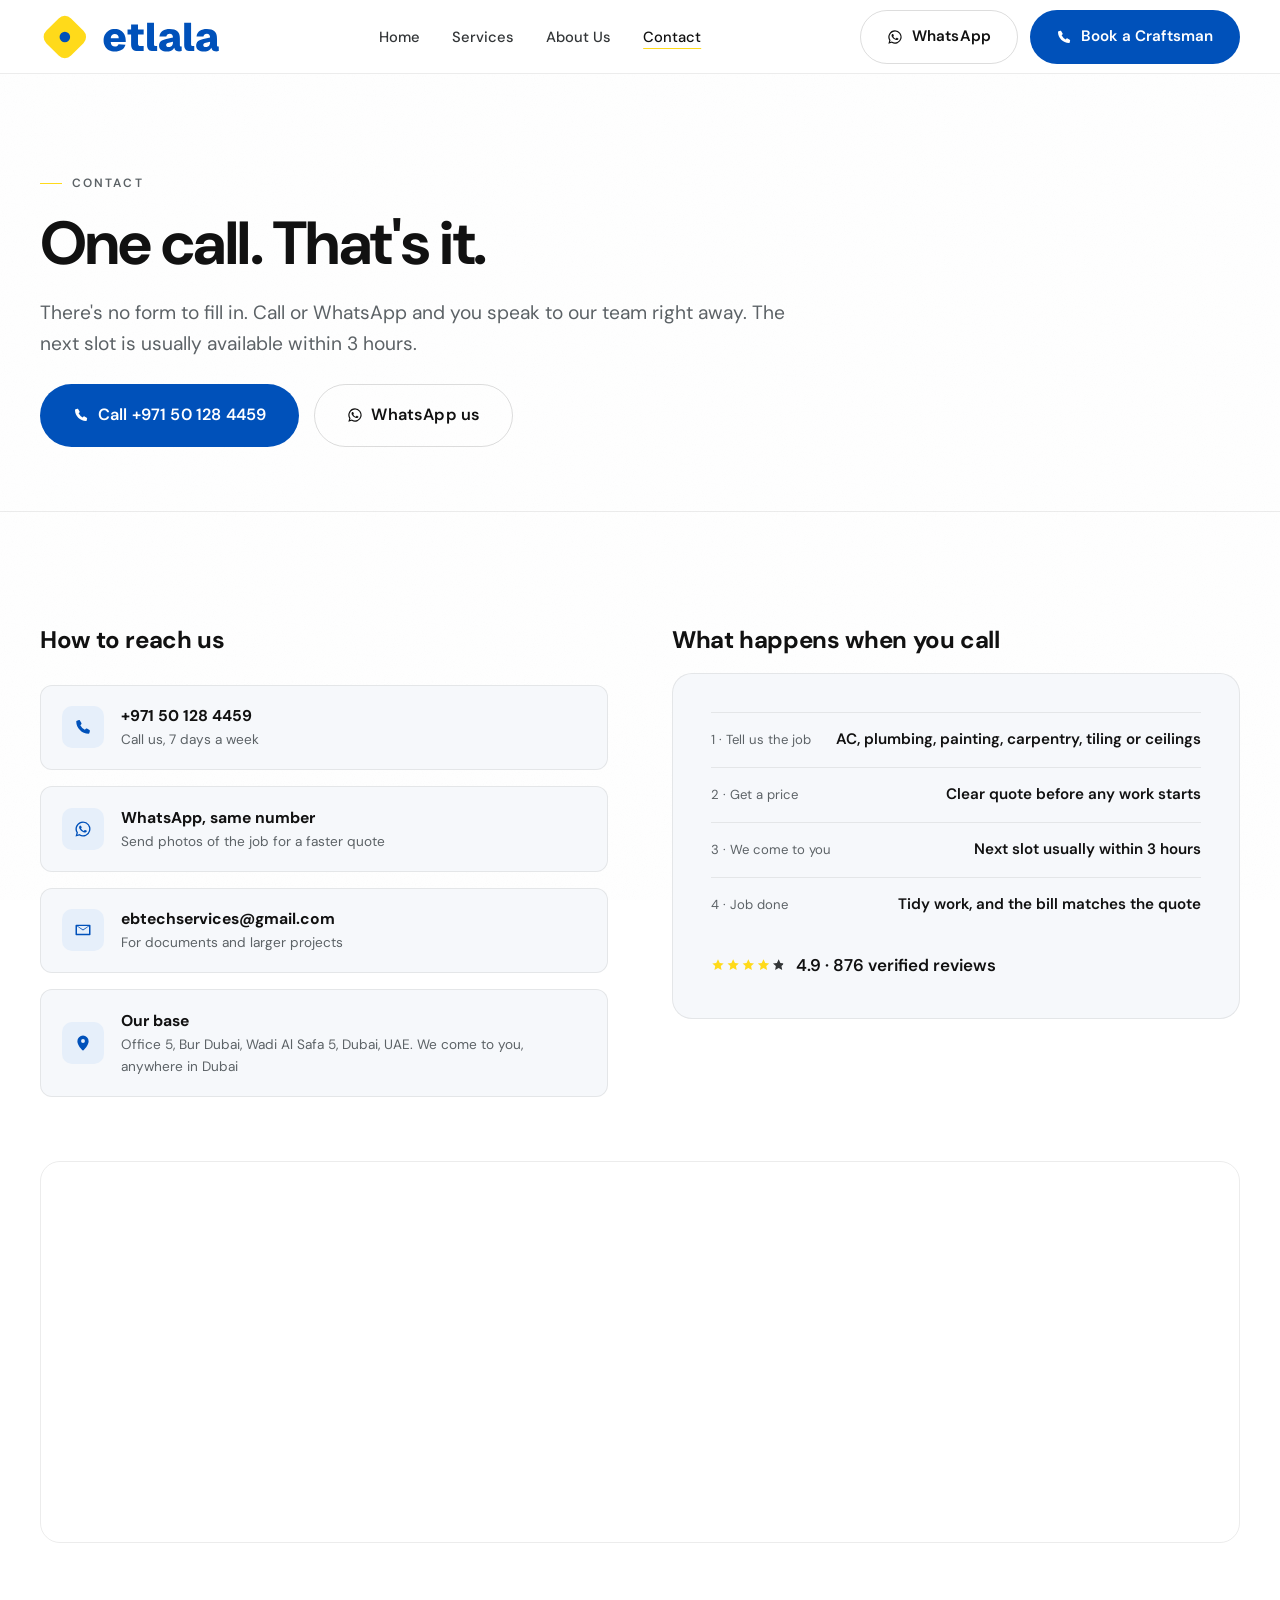
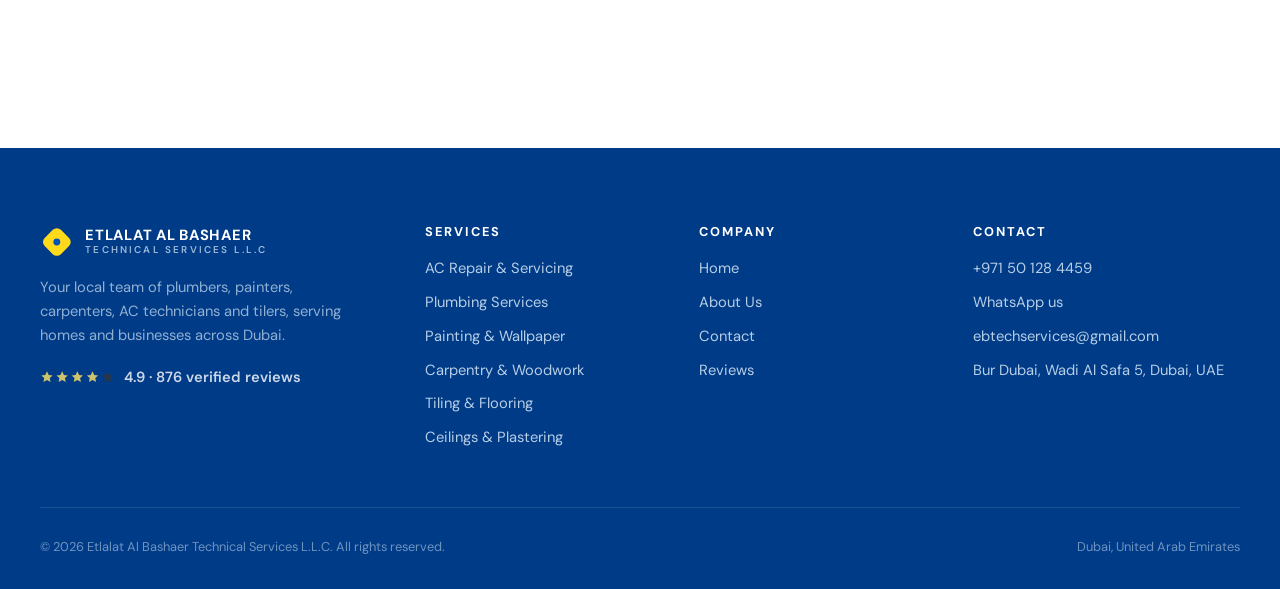
<file: contact.html>
<!DOCTYPE html>
<html lang="en">
<head>
  <meta charset="UTF-8">
  <meta name="viewport" content="width=device-width, initial-scale=1.0">
  <title>Contact Us - Call or WhatsApp a Local Craftsman in Dubai | Etlalat Al Bashaer</title>
  <meta name="description" content="Need a plumber, painter, carpenter or AC repair in Dubai? Call or WhatsApp +971 50 128 4459. The next slot is usually within 3 hours. Based in Bur Dubai, Wadi Al Safa 5.">
  <link rel="canonical" href="https://etlalat.pages.dev/contact.html">
  <meta property="og:type" content="website">
  <meta property="og:site_name" content="Etlalat Al Bashaer Technical Services L.L.C">
  <meta property="og:title" content="Contact Us - Call or WhatsApp a Local Craftsman in Dubai">
  <meta property="og:description" content="Call or WhatsApp +971 50 128 4459. The next slot is usually within 3 hours.">
  <meta property="og:url" content="https://etlalat.pages.dev/contact.html">
  <meta property="og:image" content="https://etlalat.pages.dev/og-image.jpg">
  <meta property="og:image:width" content="1200">
  <meta property="og:image:height" content="630">
  <meta name="twitter:card" content="summary_large_image">
  <meta name="theme-color" content="#0051ba">
  <link rel="icon" type="image/png" href="img/fav-icon.png">
  <link rel="apple-touch-icon" href="img/fav-icon.png">
  <link rel="preconnect" href="https://fonts.googleapis.com">
  <link rel="preconnect" href="https://fonts.gstatic.com" crossorigin>
  <link href="https://fonts.googleapis.com/css2?family=DM+Sans:opsz,wght@9..40,400;9..40,500;9..40,600;9..40,700&display=swap" rel="stylesheet">
  <link rel="stylesheet" href="styles.css">
  <script type="application/ld+json">
  {
    "@context": "https://schema.org",
    "@type": ["LocalBusiness", "HomeAndConstructionBusiness"],
    "@id": "https://etlalat.pages.dev/#business",
    "name": "Etlalat Al Bashaer Technical Services",
    "description": "Local craftsmen in Dubai for AC repair, plumbing, painting, carpentry, tiling, ceilings and home maintenance.",
    "url": "https://etlalat.pages.dev/",
    "telephone": "+971501284459",
    "email": "ebtechservices@gmail.com",
    "image": "https://etlalat.pages.dev/og-image.jpg",
    "logo": "https://etlalat.pages.dev/img/etlala-logo.svg",
    "address": {
      "@type": "PostalAddress",
      "streetAddress": "Office 5, Bur Dubai, Wadi Al Safa 5",
      "addressLocality": "Dubai",
      "addressCountry": "AE"
    },
    "aggregateRating": {
      "@type": "AggregateRating",
      "ratingValue": "4.9",
      "bestRating": "5",
      "reviewCount": "876"
    }
  }
  </script>
</head>
<body>

  <svg width="0" height="0" style="position:absolute" aria-hidden="true">
    <defs>
      <linearGradient id="star-partial" x1="0" y1="0" x2="1" y2="0">
        <stop offset="90%" stop-color="currentColor"/>
        <stop offset="90%" stop-color="currentColor" stop-opacity="0.22"/>
      </linearGradient>
      <symbol id="ic-star" viewBox="0 0 24 24">
        <path d="M12 2.2l2.98 6.16 6.77.86-4.97 4.68 1.28 6.7L12 17.32 5.94 20.6l1.28-6.7-4.97-4.68 6.77-.86z"/>
      </symbol>
      <symbol id="ic-phone" viewBox="0 0 24 24">
        <path d="M6.6 2.8c.5-.1 1 .1 1.3.6l2 3.3c.3.5.2 1.1-.2 1.5L8.4 9.5a13.7 13.7 0 0 0 6.1 6.1l1.3-1.3c.4-.4 1-.5 1.5-.2l3.3 2c.5.3.7.8.6 1.3l-.7 2.7c-.1.5-.6.9-1.1.9C10.6 21 3 13.4 3 4.6c0-.5.4-1 .9-1.1z"/>
      </symbol>
      <symbol id="ic-whatsapp" viewBox="0 0 24 24">
        <path d="M12 2a10 10 0 0 0-8.6 15.1L2 22l5-1.3A10 10 0 1 0 12 2zm0 18.2c-1.5 0-3-.4-4.2-1.2l-.3-.2-3 .8.8-2.9-.2-.3A8.2 8.2 0 1 1 12 20.2zm4.5-6.1c-.2-.1-1.5-.7-1.7-.8-.2-.1-.4-.1-.6.1l-.8 1c-.1.2-.3.2-.5.1a6.7 6.7 0 0 1-3.3-2.9c-.3-.4 0-.5.2-.8l.4-.5c.1-.2.1-.4 0-.5l-.8-1.9c-.2-.5-.4-.4-.6-.4h-.5c-.2 0-.5.1-.7.3-.9.9-1.1 2.2-.3 3.7a11.6 11.6 0 0 0 4.7 4.4c1.7.8 2.5.8 3.3.7.6-.1 1.5-.6 1.7-1.2.2-.6.2-1.1.1-1.2z"/>
      </symbol>
      <symbol id="ic-mail" viewBox="0 0 24 24">
        <path d="M3 5h18a1 1 0 0 1 1 1v12a1 1 0 0 1-1 1H3a1 1 0 0 1-1-1V6a1 1 0 0 1 1-1zm9 7.5L4 7v10h16V7l-8 5.5zM4.9 6.5 12 11.4l7.1-4.9H4.9z"/>
      </symbol>
      <symbol id="ic-pin" viewBox="0 0 24 24">
        <path d="M12 2a7.5 7.5 0 0 1 7.5 7.5c0 5.2-6.2 11.6-6.9 12.3a.9.9 0 0 1-1.2 0C10.7 21.1 4.5 14.7 4.5 9.5A7.5 7.5 0 0 1 12 2zm0 10a2.6 2.6 0 1 0 0-5.2 2.6 2.6 0 0 0 0 5.2z"/>
      </symbol>
      <symbol id="ic-arrow" viewBox="0 0 24 24">
        <path d="M4 12h15m0 0-6-6m6 6-6 6" fill="none" stroke="currentColor" stroke-width="2" stroke-linecap="round" stroke-linejoin="round"/>
      </symbol>
    </defs>
  </svg>

  <header class="site-header">
    <div class="wrap header-inner">
      <a class="brand" href="index.html">
        <img class="brand-wordmark" src="img/etlala-logo.svg" alt="Etlalat Al Bashaer Technical Services L.L.C" width="180">
      </a>

      <input type="checkbox" id="nav-toggle" class="nav-toggle" aria-hidden="true">

      <nav class="site-nav" aria-label="Primary">
        <a href="index.html">Home</a>
        <a href="services.html">Services</a>
        <a href="about.html">About Us</a>
        <a href="contact.html" aria-current="page">Contact</a>
      </nav>

      <div class="header-cta">
        <a class="btn btn-ghost" href="https://wa.me/971501284459" rel="noopener">
          <svg fill="currentColor"><use href="#ic-whatsapp"/></svg>
          WhatsApp
        </a>
        <a class="btn btn-primary" href="tel:+971501284459">
          <svg fill="currentColor"><use href="#ic-phone"/></svg>
          Book a Craftsman
        </a>
        <label for="nav-toggle" class="nav-toggle-label" aria-label="Menu"><span></span></label>
      </div>
    </div>
  </header>

  <main>
    <section class="page-hero">
      <div class="wrap">
        <p class="eyebrow">Contact</p>
        <h1 class="display">One call. That's it.</h1>
        <p class="lede">There's no form to fill in. Call or WhatsApp and you speak to our team right away. The next slot is usually available within 3 hours.</p>
        <div class="hero-actions" style="justify-content:flex-start;margin-top:1.5rem">
          <a class="btn btn-primary btn-lg" href="tel:+971501284459">
            <svg fill="currentColor"><use href="#ic-phone"/></svg>
            Call +971 50 128 4459
          </a>
          <a class="btn btn-ghost btn-lg" href="https://wa.me/971501284459?text=Hello%2C%20I%27d%20like%20to%20book%20a%20craftsman." rel="noopener">
            <svg fill="currentColor"><use href="#ic-whatsapp"/></svg>
            WhatsApp us
          </a>
        </div>
      </div>
    </section>

    <section class="section">
      <div class="wrap contact-layout">

        <div>
          <h2 class="h3">How to reach us</h2>
          <div class="channel-list">
            <a class="channel" href="tel:+971501284459">
              <span class="channel-icon"><svg fill="currentColor"><use href="#ic-phone"/></svg></span>
              <span>
                <strong>+971 50 128 4459</strong>
                <span>Call us, 7 days a week</span>
              </span>
            </a>
            <a class="channel" href="https://wa.me/971501284459?text=Hello%2C%20I%27d%20like%20to%20book%20a%20craftsman." rel="noopener">
              <span class="channel-icon"><svg fill="currentColor"><use href="#ic-whatsapp"/></svg></span>
              <span>
                <strong>WhatsApp, same number</strong>
                <span>Send photos of the job for a faster quote</span>
              </span>
            </a>
            <a class="channel" href="mailto:ebtechservices@gmail.com">
              <span class="channel-icon"><svg fill="currentColor"><use href="#ic-mail"/></svg></span>
              <span>
                <strong>ebtechservices@gmail.com</strong>
                <span>For documents and larger projects</span>
              </span>
            </a>
            <div class="channel">
              <span class="channel-icon"><svg fill="currentColor"><use href="#ic-pin"/></svg></span>
              <span>
                <strong>Our base</strong>
                <span>Office 5, Bur Dubai, Wadi Al Safa 5, Dubai, UAE. We come to you, anywhere in Dubai</span>
              </span>
            </div>
          </div>
        </div>

        <div>
          <h2 class="h3" style="margin-bottom:1.25rem">What happens when you call</h2>
          <aside class="credential-card" style="position:static">
            <dl>
              <div class="cred-row">
                <dt>1 · Tell us the job</dt>
                <dd>AC, plumbing, painting, carpentry, tiling or ceilings</dd>
              </div>
              <div class="cred-row">
                <dt>2 · Get a price</dt>
                <dd>Clear quote before any work starts</dd>
              </div>
              <div class="cred-row">
                <dt>3 · We come to you</dt>
                <dd>Next slot usually within 3 hours</dd>
              </div>
              <div class="cred-row">
                <dt>4 · Job done</dt>
                <dd>Tidy work, and the bill matches the quote</dd>
              </div>
            </dl>
            <p class="footer-rating" style="color:var(--ink);margin-top:1.25rem;display:flex;align-items:center;gap:0.6rem;font-weight:600">
              <svg class="stars" viewBox="0 0 128 24" aria-hidden="true" style="height:14px">
                <use href="#ic-star" width="24" height="24" x="0" fill="currentColor"/>
                <use href="#ic-star" width="24" height="24" x="26" fill="currentColor"/>
                <use href="#ic-star" width="24" height="24" x="52" fill="currentColor"/>
                <use href="#ic-star" width="24" height="24" x="78" fill="currentColor"/>
                <use href="#ic-star" width="24" height="24" x="104" fill="url(#star-partial)"/>
              </svg>
              4.9 · 876 verified reviews
            </p>
          </aside>
        </div>
      </div>

      <div class="wrap">
        <div class="map-frame">
          <iframe
            src="https://www.google.com/maps?q=Wadi+Al+Safa+5,+Dubai,+United+Arab+Emirates&output=embed"
            title="Map of Etlalat Al Bashaer, Wadi Al Safa 5, Dubai"
            loading="lazy"
            referrerpolicy="no-referrer-when-downgrade"
            allowfullscreen></iframe>
        </div>
      </div>
    </section>
  </main>

  <footer class="site-footer">
    <div class="wrap">
      <div class="footer-grid">
        <div class="footer-about">
          <a class="brand" href="index.html">
            <svg class="brand-logo" viewBox="0 0 80 83" aria-hidden="true"><rect x="39.598" y="1.902" width="56" height="56" rx="14" transform="rotate(45 39.598 1.902)" fill="#FFDA1A"/><circle cx="39.598" cy="41.5" r="8.4" fill="#0051BA"/></svg>
        <span class="brand-name">Etlalat Al Bashaer<small>Technical Services L.L.C</small></span>
          </a>
          <p>Your local team of plumbers, painters, carpenters, AC technicians and tilers, serving homes and businesses across Dubai.</p>
          <p class="footer-rating">
            <svg class="stars" viewBox="0 0 128 24" aria-hidden="true">
              <use href="#ic-star" width="24" height="24" x="0" fill="currentColor"/>
              <use href="#ic-star" width="24" height="24" x="26" fill="currentColor"/>
              <use href="#ic-star" width="24" height="24" x="52" fill="currentColor"/>
              <use href="#ic-star" width="24" height="24" x="78" fill="currentColor"/>
              <use href="#ic-star" width="24" height="24" x="104" fill="url(#star-partial)"/>
            </svg>
            4.9 · 876 verified reviews
          </p>
        </div>

        <div>
          <h4>Services</h4>
          <ul>
            <li><a href="services.html#ac">AC Repair &amp; Servicing</a></li>
            <li><a href="services.html#plumbing">Plumbing Services</a></li>
            <li><a href="services.html#painting">Painting &amp; Wallpaper</a></li>
            <li><a href="services.html#carpentry">Carpentry &amp; Woodwork</a></li>
            <li><a href="services.html#tiling">Tiling &amp; Flooring</a></li>
            <li><a href="services.html#ceilings">Ceilings &amp; Plastering</a></li>
          </ul>
        </div>

        <div>
          <h4>Company</h4>
          <ul>
            <li><a href="index.html">Home</a></li>
            <li><a href="about.html">About Us</a></li>
            <li><a href="contact.html">Contact</a></li>
            <li><a href="index.html#reviews">Reviews</a></li>
          </ul>
        </div>

        <div>
          <h4>Contact</h4>
          <ul>
            <li><a href="tel:+971501284459">+971 50 128 4459</a></li>
            <li><a href="https://wa.me/971501284459" rel="noopener">WhatsApp us</a></li>
            <li><a href="mailto:ebtechservices@gmail.com">ebtechservices@gmail.com</a></li>
            <li>Bur Dubai, Wadi Al Safa 5, Dubai, UAE</li>
          </ul>
        </div>
      </div>

      <div class="footer-bottom">
        <p>© 2026 Etlalat Al Bashaer Technical Services L.L.C. All rights reserved.</p>
        <p>Dubai, United Arab Emirates</p>
      </div>
    </div>
  </footer>

  <div class="action-bar">
    <a class="btn btn-primary" href="tel:+971501284459">
      <svg fill="currentColor"><use href="#ic-phone"/></svg>
      Call Now
    </a>
    <a class="btn btn-ghost" href="https://wa.me/971501284459" rel="noopener">
      <svg fill="currentColor"><use href="#ic-whatsapp"/></svg>
      WhatsApp
    </a>
  </div>

</body>
</html>
</file>
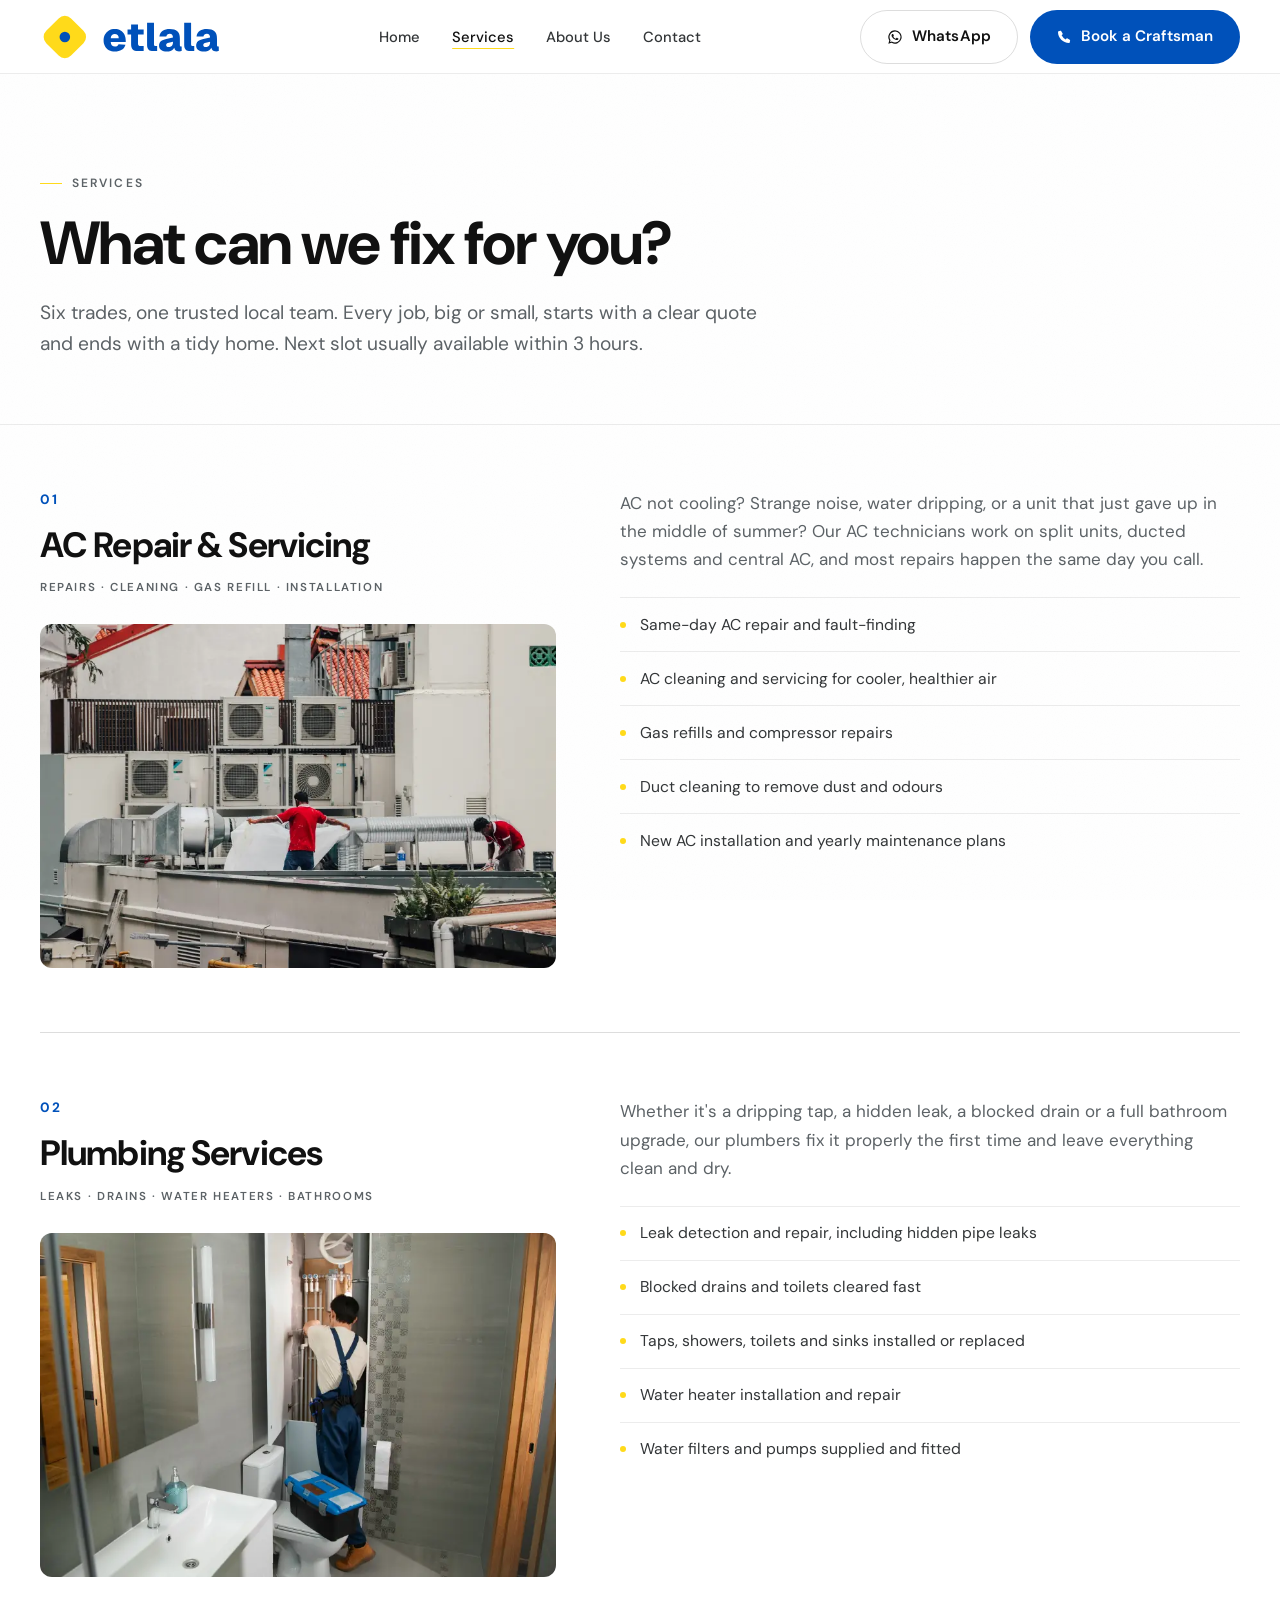
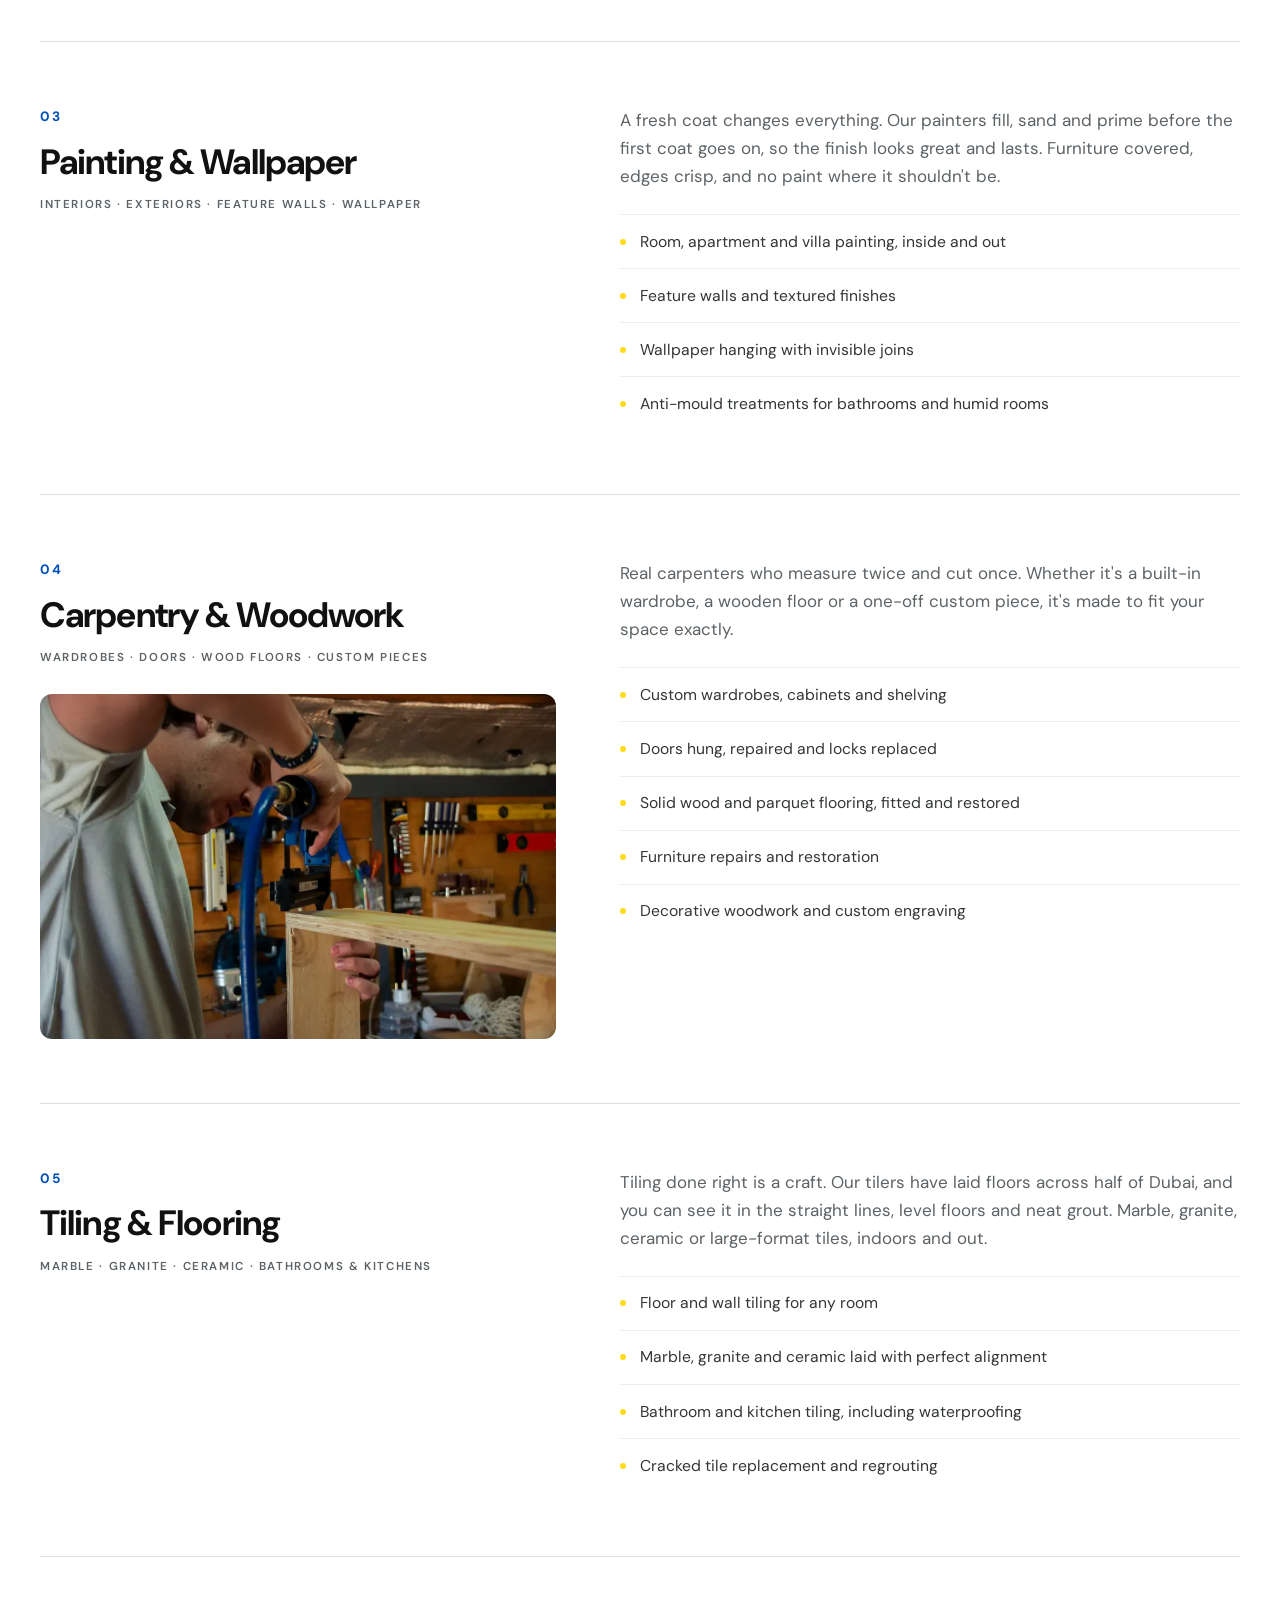
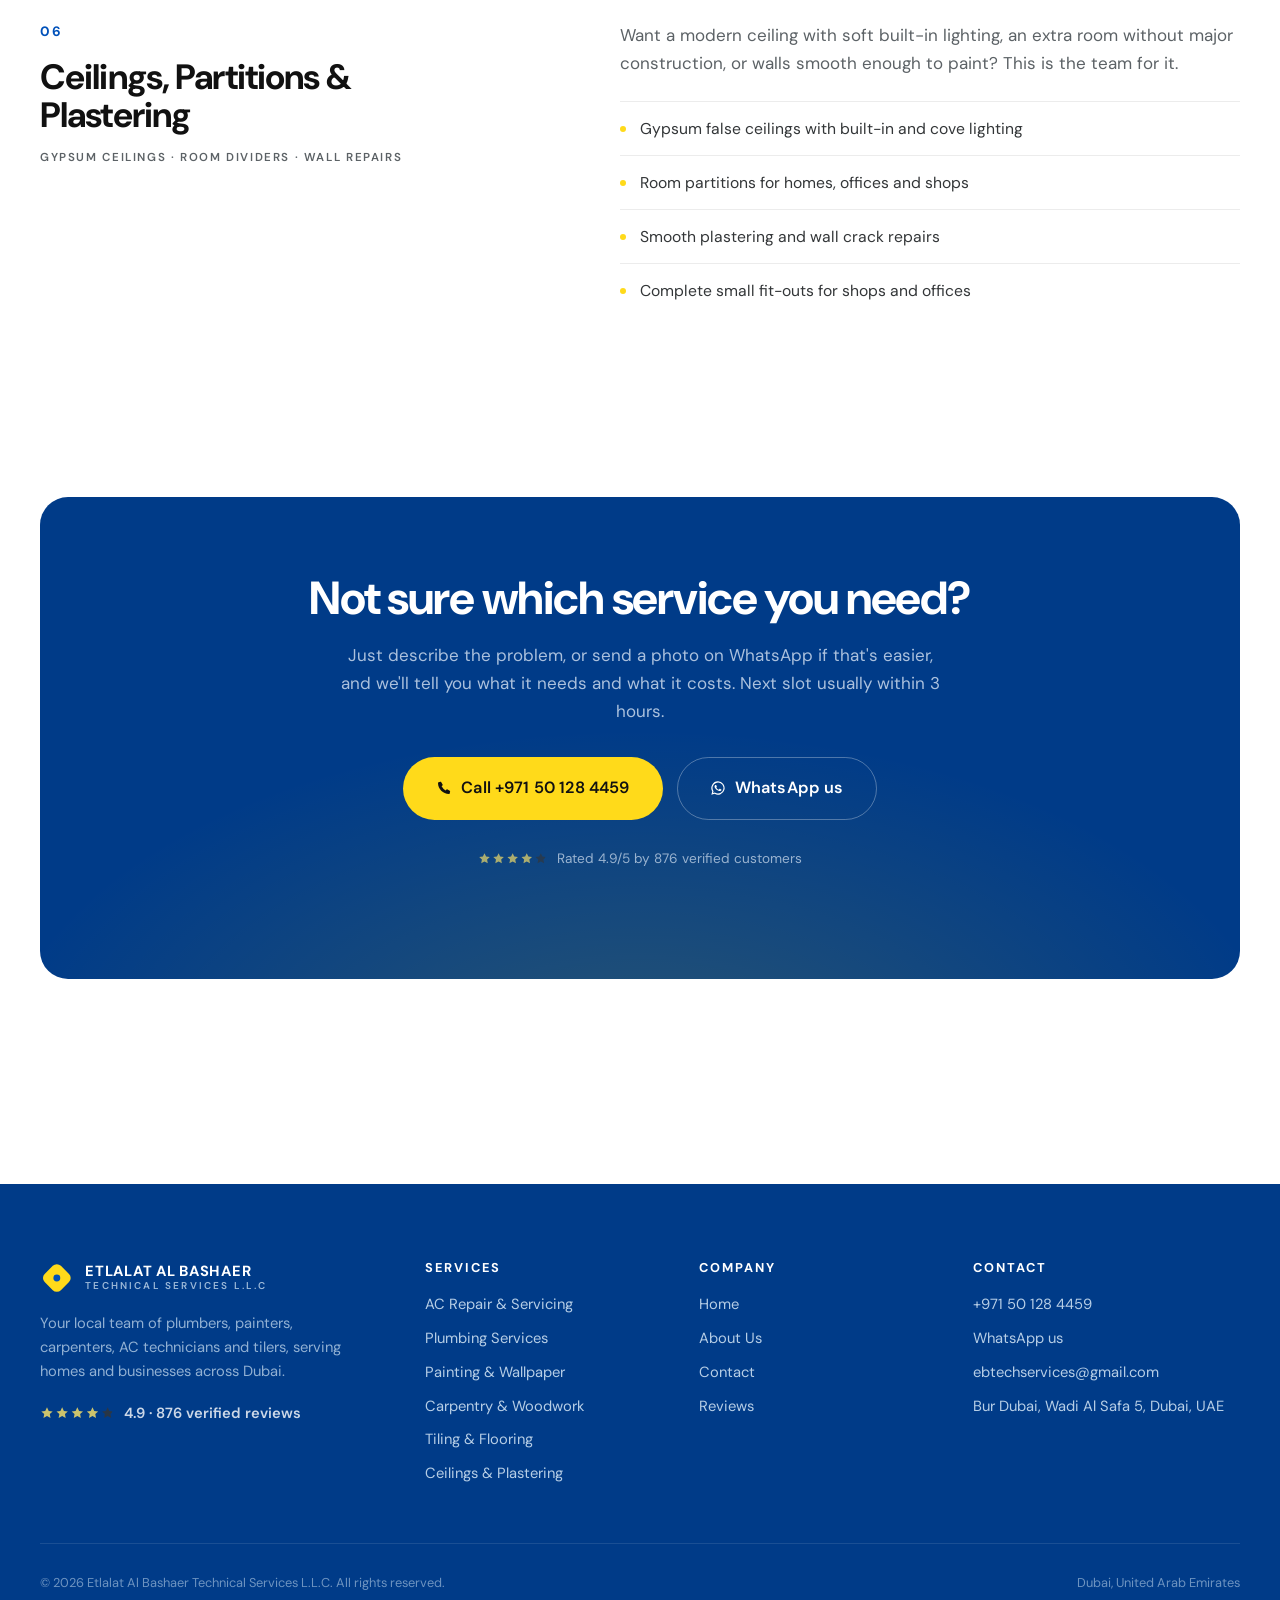
<file: services.html>
<!DOCTYPE html>
<html lang="en">
<head>
  <meta charset="UTF-8">
  <meta name="viewport" content="width=device-width, initial-scale=1.0">
  <title>Our Services - AC Repair, Plumbing, Painting, Carpentry &amp; Tiling in Dubai | Etlalat Al Bashaer</title>
  <meta name="description" content="Local craftsmen in Dubai for AC repair &amp; servicing, plumbing, painting &amp; wallpaper, carpentry, tiling &amp; flooring, ceilings &amp; plastering. Same-day visits. Call +971 50 128 4459.">
  <link rel="canonical" href="https://etlalat.pages.dev/services.html">
  <meta property="og:type" content="website">
  <meta property="og:site_name" content="Etlalat Al Bashaer Technical Services L.L.C">
  <meta property="og:title" content="Our Services - AC Repair, Plumbing, Painting, Carpentry & Tiling in Dubai">
  <meta property="og:description" content="Local craftsmen in Dubai for AC repair, plumbing, painting, carpentry, tiling and ceilings. Same-day visits.">
  <meta property="og:url" content="https://etlalat.pages.dev/services.html">
  <meta property="og:image" content="https://etlalat.pages.dev/og-image.jpg">
  <meta property="og:image:width" content="1200">
  <meta property="og:image:height" content="630">
  <meta name="twitter:card" content="summary_large_image">
  <meta name="theme-color" content="#0051ba">
  <link rel="icon" type="image/png" href="img/fav-icon.png">
  <link rel="apple-touch-icon" href="img/fav-icon.png">
  <link rel="preconnect" href="https://fonts.googleapis.com">
  <link rel="preconnect" href="https://fonts.gstatic.com" crossorigin>
  <link href="https://fonts.googleapis.com/css2?family=DM+Sans:opsz,wght@9..40,400;9..40,500;9..40,600;9..40,700&display=swap" rel="stylesheet">
  <link rel="stylesheet" href="styles.css">
  <script type="application/ld+json">
  {
    "@context": "https://schema.org",
    "@type": ["LocalBusiness", "HomeAndConstructionBusiness"],
    "@id": "https://etlalat.pages.dev/#business",
    "name": "Etlalat Al Bashaer Technical Services",
    "description": "Local craftsmen in Dubai for AC repair, plumbing, painting, carpentry, tiling, ceilings and home maintenance.",
    "url": "https://etlalat.pages.dev/",
    "telephone": "+971501284459",
    "email": "ebtechservices@gmail.com",
    "image": "https://etlalat.pages.dev/og-image.jpg",
    "logo": "https://etlalat.pages.dev/img/etlala-logo.svg",
    "address": {
      "@type": "PostalAddress",
      "streetAddress": "Office 5, Bur Dubai, Wadi Al Safa 5",
      "addressLocality": "Dubai",
      "addressCountry": "AE"
    },
    "aggregateRating": {
      "@type": "AggregateRating",
      "ratingValue": "4.9",
      "bestRating": "5",
      "reviewCount": "876"
    }
  }
  </script>
</head>
<body>

  <svg width="0" height="0" style="position:absolute" aria-hidden="true">
    <defs>
      <linearGradient id="star-partial" x1="0" y1="0" x2="1" y2="0">
        <stop offset="90%" stop-color="currentColor"/>
        <stop offset="90%" stop-color="currentColor" stop-opacity="0.22"/>
      </linearGradient>
      <symbol id="ic-star" viewBox="0 0 24 24">
        <path d="M12 2.2l2.98 6.16 6.77.86-4.97 4.68 1.28 6.7L12 17.32 5.94 20.6l1.28-6.7-4.97-4.68 6.77-.86z"/>
      </symbol>
      <symbol id="ic-phone" viewBox="0 0 24 24">
        <path d="M6.6 2.8c.5-.1 1 .1 1.3.6l2 3.3c.3.5.2 1.1-.2 1.5L8.4 9.5a13.7 13.7 0 0 0 6.1 6.1l1.3-1.3c.4-.4 1-.5 1.5-.2l3.3 2c.5.3.7.8.6 1.3l-.7 2.7c-.1.5-.6.9-1.1.9C10.6 21 3 13.4 3 4.6c0-.5.4-1 .9-1.1z"/>
      </symbol>
      <symbol id="ic-whatsapp" viewBox="0 0 24 24">
        <path d="M12 2a10 10 0 0 0-8.6 15.1L2 22l5-1.3A10 10 0 1 0 12 2zm0 18.2c-1.5 0-3-.4-4.2-1.2l-.3-.2-3 .8.8-2.9-.2-.3A8.2 8.2 0 1 1 12 20.2zm4.5-6.1c-.2-.1-1.5-.7-1.7-.8-.2-.1-.4-.1-.6.1l-.8 1c-.1.2-.3.2-.5.1a6.7 6.7 0 0 1-3.3-2.9c-.3-.4 0-.5.2-.8l.4-.5c.1-.2.1-.4 0-.5l-.8-1.9c-.2-.5-.4-.4-.6-.4h-.5c-.2 0-.5.1-.7.3-.9.9-1.1 2.2-.3 3.7a11.6 11.6 0 0 0 4.7 4.4c1.7.8 2.5.8 3.3.7.6-.1 1.5-.6 1.7-1.2.2-.6.2-1.1.1-1.2z"/>
      </symbol>
      <symbol id="ic-arrow" viewBox="0 0 24 24">
        <path d="M4 12h15m0 0-6-6m6 6-6 6" fill="none" stroke="currentColor" stroke-width="2" stroke-linecap="round" stroke-linejoin="round"/>
      </symbol>
    </defs>
  </svg>

  <header class="site-header">
    <div class="wrap header-inner">
      <a class="brand" href="index.html">
        <img class="brand-wordmark" src="img/etlala-logo.svg" alt="Etlalat Al Bashaer Technical Services L.L.C" width="180">
      </a>

      <input type="checkbox" id="nav-toggle" class="nav-toggle" aria-hidden="true">

      <nav class="site-nav" aria-label="Primary">
        <a href="index.html">Home</a>
        <a href="services.html" aria-current="page">Services</a>
        <a href="about.html">About Us</a>
        <a href="contact.html">Contact</a>
      </nav>

      <div class="header-cta">
        <a class="btn btn-ghost" href="https://wa.me/971501284459" rel="noopener">
          <svg fill="currentColor"><use href="#ic-whatsapp"/></svg>
          WhatsApp
        </a>
        <a class="btn btn-primary" href="tel:+971501284459">
          <svg fill="currentColor"><use href="#ic-phone"/></svg>
          Book a Craftsman
        </a>
        <label for="nav-toggle" class="nav-toggle-label" aria-label="Menu"><span></span></label>
      </div>
    </div>
  </header>

  <main>
    <section class="page-hero">
      <div class="wrap">
        <p class="eyebrow">Services</p>
        <h1 class="display">What can we fix for you?</h1>
        <p class="lede">Six trades, one trusted local team. Every job, big or small, starts with a clear quote and ends with a tidy home. Next slot usually available within 3 hours.</p>
      </div>
    </section>

    <section class="wrap">

      <article class="module" id="ac">
        <div class="module-head">
          <p class="service-num">01</p>
          <h2>AC Repair &amp; Servicing</h2>
          <p class="service-activity">Repairs · Cleaning · Gas refill · Installation</p>
          <img class="module-img" src="img/ac-1600.webp" srcset="img/ac-800.webp 800w, img/ac-1600.webp 1600w" sizes="(max-width: 1000px) 100vw, 520px" alt="Our AC technicians servicing rooftop air-conditioning units in Dubai" width="1600" height="1067" loading="lazy">
        </div>
        <div class="module-body">
          <p>AC not cooling? Strange noise, water dripping, or a unit that just gave up in the middle of summer? Our AC technicians work on split units, ducted systems and central AC, and most repairs happen the same day you call.</p>
          <ul class="scope-list">
            <li>Same-day AC repair and fault-finding</li>
            <li>AC cleaning and servicing for cooler, healthier air</li>
            <li>Gas refills and compressor repairs</li>
            <li>Duct cleaning to remove dust and odours</li>
            <li>New AC installation and yearly maintenance plans</li>
          </ul>
        </div>
      </article>

      <article class="module" id="plumbing">
        <div class="module-head">
          <p class="service-num">02</p>
          <h2>Plumbing Services</h2>
          <p class="service-activity">Leaks · Drains · Water heaters · Bathrooms</p>
          <img class="module-img" src="img/plumber-1600.webp" srcset="img/plumber-800.webp 800w, img/plumber-1600.webp 1600w" sizes="(max-width: 1000px) 100vw, 520px" alt="Plumber from our team working on bathroom pipework in a Dubai home" width="1600" height="1067" loading="lazy">
        </div>
        <div class="module-body">
          <p>Whether it's a dripping tap, a hidden leak, a blocked drain or a full bathroom upgrade, our plumbers fix it properly the first time and leave everything clean and dry.</p>
          <ul class="scope-list">
            <li>Leak detection and repair, including hidden pipe leaks</li>
            <li>Blocked drains and toilets cleared fast</li>
            <li>Taps, showers, toilets and sinks installed or replaced</li>
            <li>Water heater installation and repair</li>
            <li>Water filters and pumps supplied and fitted</li>
          </ul>
        </div>
      </article>

      <article class="module" id="painting">
        <div class="module-head">
          <p class="service-num">03</p>
          <h2>Painting &amp; Wallpaper</h2>
          <p class="service-activity">Interiors · Exteriors · Feature walls · Wallpaper</p>
        </div>
        <div class="module-body">
          <p>A fresh coat changes everything. Our painters fill, sand and prime before the first coat goes on, so the finish looks great and lasts. Furniture covered, edges crisp, and no paint where it shouldn't be.</p>
          <ul class="scope-list">
            <li>Room, apartment and villa painting, inside and out</li>
            <li>Feature walls and textured finishes</li>
            <li>Wallpaper hanging with invisible joins</li>
            <li>Anti-mould treatments for bathrooms and humid rooms</li>
          </ul>
        </div>
      </article>

      <article class="module" id="carpentry">
        <div class="module-head">
          <p class="service-num">04</p>
          <h2>Carpentry &amp; Woodwork</h2>
          <p class="service-activity">Wardrobes · Doors · Wood floors · Custom pieces</p>
          <img class="module-img" src="img/carpenter-1600.webp" srcset="img/carpenter-800.webp 800w, img/carpenter-1600.webp 1600w" sizes="(max-width: 1000px) 100vw, 520px" alt="Carpenter assembling custom woodwork in our workshop" width="1600" height="1060" loading="lazy">
        </div>
        <div class="module-body">
          <p>Real carpenters who measure twice and cut once. Whether it's a built-in wardrobe, a wooden floor or a one-off custom piece, it's made to fit your space exactly.</p>
          <ul class="scope-list">
            <li>Custom wardrobes, cabinets and shelving</li>
            <li>Doors hung, repaired and locks replaced</li>
            <li>Solid wood and parquet flooring, fitted and restored</li>
            <li>Furniture repairs and restoration</li>
            <li>Decorative woodwork and custom engraving</li>
          </ul>
        </div>
      </article>

      <article class="module" id="tiling">
        <div class="module-head">
          <p class="service-num">05</p>
          <h2>Tiling &amp; Flooring</h2>
          <p class="service-activity">Marble · Granite · Ceramic · Bathrooms &amp; kitchens</p>
        </div>
        <div class="module-body">
          <p>Tiling done right is a craft. Our tilers have laid floors across half of Dubai, and you can see it in the straight lines, level floors and neat grout. Marble, granite, ceramic or large-format tiles, indoors and out.</p>
          <ul class="scope-list">
            <li>Floor and wall tiling for any room</li>
            <li>Marble, granite and ceramic laid with perfect alignment</li>
            <li>Bathroom and kitchen tiling, including waterproofing</li>
            <li>Cracked tile replacement and regrouting</li>
          </ul>
        </div>
      </article>

      <article class="module" id="ceilings">
        <div class="module-head">
          <p class="service-num">06</p>
          <h2>Ceilings, Partitions &amp; Plastering</h2>
          <p class="service-activity">Gypsum ceilings · Room dividers · Wall repairs</p>
        </div>
        <div class="module-body">
          <p>Want a modern ceiling with soft built-in lighting, an extra room without major construction, or walls smooth enough to paint? This is the team for it.</p>
          <ul class="scope-list">
            <li>Gypsum false ceilings with built-in and cove lighting</li>
            <li>Room partitions for homes, offices and shops</li>
            <li>Smooth plastering and wall crack repairs</li>
            <li>Complete small fit-outs for shops and offices</li>
          </ul>
        </div>
      </article>

    </section>

    <section class="section">
      <div class="wrap">
        <div class="cta-band">
          <h2 class="h2">Not sure which service you need?</h2>
          <p>Just describe the problem, or send a photo on WhatsApp if that's easier, and we'll tell you what it needs and what it costs. Next slot usually within 3 hours.</p>
          <div class="hero-actions">
            <a class="btn btn-light btn-lg" href="tel:+971501284459">
              <svg fill="currentColor"><use href="#ic-phone"/></svg>
              Call +971 50 128 4459
            </a>
            <a class="btn btn-ghost btn-lg" style="border-color:rgba(255,255,255,.3);color:#fff" href="https://wa.me/971501284459" rel="noopener">
              <svg fill="currentColor"><use href="#ic-whatsapp"/></svg>
              WhatsApp us
            </a>
          </div>
          <p class="rating-line">
            <svg class="stars" viewBox="0 0 128 24" aria-hidden="true">
              <use href="#ic-star" width="24" height="24" x="0" fill="currentColor"/>
              <use href="#ic-star" width="24" height="24" x="26" fill="currentColor"/>
              <use href="#ic-star" width="24" height="24" x="52" fill="currentColor"/>
              <use href="#ic-star" width="24" height="24" x="78" fill="currentColor"/>
              <use href="#ic-star" width="24" height="24" x="104" fill="url(#star-partial)"/>
            </svg>
            Rated 4.9/5 by 876 verified customers
          </p>
        </div>
      </div>
    </section>
  </main>

  <footer class="site-footer">
    <div class="wrap">
      <div class="footer-grid">
        <div class="footer-about">
          <a class="brand" href="index.html">
            <svg class="brand-logo" viewBox="0 0 80 83" aria-hidden="true"><rect x="39.598" y="1.902" width="56" height="56" rx="14" transform="rotate(45 39.598 1.902)" fill="#FFDA1A"/><circle cx="39.598" cy="41.5" r="8.4" fill="#0051BA"/></svg>
        <span class="brand-name">Etlalat Al Bashaer<small>Technical Services L.L.C</small></span>
          </a>
          <p>Your local team of plumbers, painters, carpenters, AC technicians and tilers, serving homes and businesses across Dubai.</p>
          <p class="footer-rating">
            <svg class="stars" viewBox="0 0 128 24" aria-hidden="true">
              <use href="#ic-star" width="24" height="24" x="0" fill="currentColor"/>
              <use href="#ic-star" width="24" height="24" x="26" fill="currentColor"/>
              <use href="#ic-star" width="24" height="24" x="52" fill="currentColor"/>
              <use href="#ic-star" width="24" height="24" x="78" fill="currentColor"/>
              <use href="#ic-star" width="24" height="24" x="104" fill="url(#star-partial)"/>
            </svg>
            4.9 · 876 verified reviews
          </p>
        </div>

        <div>
          <h4>Services</h4>
          <ul>
            <li><a href="services.html#ac">AC Repair &amp; Servicing</a></li>
            <li><a href="services.html#plumbing">Plumbing Services</a></li>
            <li><a href="services.html#painting">Painting &amp; Wallpaper</a></li>
            <li><a href="services.html#carpentry">Carpentry &amp; Woodwork</a></li>
            <li><a href="services.html#tiling">Tiling &amp; Flooring</a></li>
            <li><a href="services.html#ceilings">Ceilings &amp; Plastering</a></li>
          </ul>
        </div>

        <div>
          <h4>Company</h4>
          <ul>
            <li><a href="index.html">Home</a></li>
            <li><a href="about.html">About Us</a></li>
            <li><a href="contact.html">Contact</a></li>
            <li><a href="index.html#reviews">Reviews</a></li>
          </ul>
        </div>

        <div>
          <h4>Contact</h4>
          <ul>
            <li><a href="tel:+971501284459">+971 50 128 4459</a></li>
            <li><a href="https://wa.me/971501284459" rel="noopener">WhatsApp us</a></li>
            <li><a href="mailto:ebtechservices@gmail.com">ebtechservices@gmail.com</a></li>
            <li>Bur Dubai, Wadi Al Safa 5, Dubai, UAE</li>
          </ul>
        </div>
      </div>

      <div class="footer-bottom">
        <p>© 2026 Etlalat Al Bashaer Technical Services L.L.C. All rights reserved.</p>
        <p>Dubai, United Arab Emirates</p>
      </div>
    </div>
  </footer>

  <div class="action-bar">
    <a class="btn btn-primary" href="tel:+971501284459">
      <svg fill="currentColor"><use href="#ic-phone"/></svg>
      Call Now
    </a>
    <a class="btn btn-ghost" href="https://wa.me/971501284459" rel="noopener">
      <svg fill="currentColor"><use href="#ic-whatsapp"/></svg>
      WhatsApp
    </a>
  </div>

</body>
</html>
</file>
<file: styles.css>
/* ==========================================================================
   ETLALAT AL BASHAER TECHNICAL SERVICES L.L.C
   Ultra-minimal editorial system — IKEA blue & yellow, DM Sans
   ========================================================================== */

:root {
  --paper: #ffffff;
  --paper-2: #f5f5f5;
  --paper-3: #ececec;
  --card: #f6f8fb;
  --ink: #111111;
  --ink-soft: #333638;
  --muted: #5c6266;
  --blue: #0051ba;
  --blue-deep: #003b88;
  --blue-tint: #e6effa;
  --yellow: #ffda1a;
  --yellow-soft: #ffe566;
  --line: rgba(17, 17, 17, 0.14);
  --line-soft: rgba(17, 17, 17, 0.08);
  --radius: 20px;
  --radius-sm: 12px;
  --font-display: "DM Sans", "Helvetica Neue", sans-serif;
  --font-body: "DM Sans", "Helvetica Neue", sans-serif;
  --wrap: 1200px;
  --pad: clamp(1.25rem, 4vw, 2.5rem);
}

/* ---------- Reset ---------- */

*,
*::before,
*::after {
  box-sizing: border-box;
  margin: 0;
  padding: 0;
}

html {
  scroll-behavior: smooth;
  scroll-padding-top: 96px;
}

body {
  font-family: var(--font-body);
  font-size: 1.0625rem;
  line-height: 1.65;
  color: var(--ink-soft);
  background: var(--paper);
  -webkit-font-smoothing: antialiased;
  position: relative;
}

/* faint paper grain */
body::before {
  content: "";
  position: fixed;
  inset: 0;
  pointer-events: none;
  z-index: 1;
  opacity: 0.35;
  background-image: url("data:image/svg+xml,%3Csvg xmlns='http://www.w3.org/2000/svg' width='140' height='140'%3E%3Cfilter id='n'%3E%3CfeTurbulence type='fractalNoise' baseFrequency='0.9' numOctaves='2'/%3E%3CfeColorMatrix values='0 0 0 0 0.08 0 0 0 0 0.12 0 0 0 0 0.1 0 0 0 0.05 0'/%3E%3C/filter%3E%3Crect width='140' height='140' filter='url(%23n)'/%3E%3C/svg%3E");
}

img,
svg {
  display: block;
  max-width: 100%;
}

a {
  color: inherit;
  text-decoration: none;
}

ul {
  list-style: none;
}

::selection {
  background: var(--blue);
  color: var(--paper);
}

/* ---------- Type ---------- */

h1,
h2,
h3,
h4 {
  font-family: var(--font-display);
  font-weight: 700;
  color: var(--ink);
  line-height: 1.08;
  letter-spacing: -0.025em;
}

.display {
  font-size: clamp(2.1rem, 6.2vw, 4.6rem);
}

.h2 {
  font-size: clamp(1.9rem, 3.8vw, 2.9rem);
}

.h3 {
  font-size: clamp(1.25rem, 2vw, 1.5rem);
  letter-spacing: -0.015em;
}

.eyebrow {
  display: inline-flex;
  align-items: center;
  gap: 0.6rem;
  font-size: 0.75rem;
  font-weight: 600;
  letter-spacing: 0.18em;
  text-transform: uppercase;
  color: var(--muted);
}

.eyebrow::before {
  content: "";
  width: 22px;
  height: 1px;
  background: var(--yellow);
}

.lede {
  font-size: clamp(1.05rem, 1.6vw, 1.2rem);
  color: var(--muted);
  max-width: 58ch;
}

/* ---------- Layout ---------- */

.wrap {
  width: min(var(--wrap), 100% - 2 * var(--pad));
  margin-inline: auto;
}

.section {
  padding-block: clamp(4rem, 9vw, 7.5rem);
}

.section-head {
  display: flex;
  flex-direction: column;
  gap: 1.1rem;
  max-width: 46rem;
  margin-bottom: clamp(2.5rem, 5vw, 4rem);
}

main {
  position: relative;
  z-index: 2;
}

/* ---------- Buttons ---------- */

.btn {
  display: inline-flex;
  align-items: center;
  justify-content: center;
  gap: 0.55rem;
  font-family: var(--font-display);
  font-size: 0.95rem;
  font-weight: 600;
  letter-spacing: 0.01em;
  padding: 0.85rem 1.6rem;
  border-radius: 999px;
  border: 1px solid transparent;
  cursor: pointer;
  transition: background-color 0.22s ease, color 0.22s ease,
    border-color 0.22s ease, transform 0.22s ease;
  white-space: nowrap;
}

.btn svg {
  width: 16px;
  height: 16px;
  flex: none;
}

.btn-primary {
  background: var(--blue);
  color: #fff;
}

.btn-primary:hover {
  background: var(--blue-deep);
  transform: translateY(-1px);
}

.btn-ghost {
  border-color: var(--line);
  color: var(--ink);
  background: transparent;
}

.btn-ghost:hover {
  border-color: var(--ink);
}

.btn-light {
  background: var(--yellow);
  color: #111;
}

.btn-light:hover {
  background: var(--yellow-soft);
  transform: translateY(-1px);
}

.btn-lg {
  padding: 1.05rem 2rem;
  font-size: 1.02rem;
}

/* ---------- Header ---------- */

.site-header {
  position: sticky;
  top: 0;
  z-index: 50;
  background: color-mix(in srgb, var(--paper) 88%, transparent);
  backdrop-filter: blur(14px);
  -webkit-backdrop-filter: blur(14px);
  border-bottom: 1px solid var(--line-soft);
}

.header-inner {
  display: flex;
  align-items: center;
  justify-content: space-between;
  gap: 1.5rem;
  padding-block: 0.6rem;
}

.brand {
  display: flex;
  align-items: center;
  gap: 0.7rem;
  font-family: var(--font-display);
  font-weight: 700;
  color: var(--ink);
  letter-spacing: -0.01em;
  line-height: 1.1;
}

.brand-logo {
  width: 34px;
  height: 34px;
  flex: none;
}

.brand-wordmark {
  width: 180px;
  height: auto;
  flex: none;
}

.brand-name {
  font-size: 0.92rem;
  text-transform: uppercase;
  letter-spacing: 0.05em;
  white-space: nowrap;
}

.brand-name small {
  display: block;
  font-family: var(--font-body);
  font-size: 0.62rem;
  font-weight: 600;
  letter-spacing: 0.22em;
  text-transform: uppercase;
  color: var(--muted);
  margin-top: 2px;
}

.site-nav {
  display: flex;
  align-items: center;
  gap: 2rem;
}

.site-nav a {
  font-size: 0.92rem;
  font-weight: 500;
  color: var(--ink-soft);
  transition: color 0.2s ease;
}

.site-nav a:hover,
.site-nav a[aria-current="page"] {
  color: var(--ink);
}

.site-nav a[aria-current="page"] {
  text-decoration: underline;
  text-decoration-color: var(--yellow);
  text-underline-offset: 6px;
}

.header-cta {
  display: flex;
  align-items: center;
  gap: 0.75rem;
}

/* mobile nav */
.nav-toggle {
  display: none;
}

.nav-toggle-label {
  display: none;
  width: 42px;
  height: 42px;
  border: 1px solid var(--line);
  border-radius: 999px;
  cursor: pointer;
  place-items: center;
}

.nav-toggle-label span,
.nav-toggle-label span::before,
.nav-toggle-label span::after {
  display: block;
  width: 16px;
  height: 2px;
  background: var(--ink);
  border-radius: 2px;
  position: relative;
  transition: transform 0.25s ease, opacity 0.25s ease;
}

.nav-toggle-label span::before,
.nav-toggle-label span::after {
  content: "";
  position: absolute;
  left: 0;
}

.nav-toggle-label span::before {
  top: -5px;
}

.nav-toggle-label span::after {
  top: 5px;
}

/* ---------- Rating badge ---------- */

.rating-badge {
  display: inline-flex;
  align-items: center;
  gap: 0.7rem;
  padding: 0.55rem 1.1rem;
  border: 1px solid var(--line);
  border-radius: 999px;
  background: color-mix(in srgb, #fff 55%, transparent);
  font-size: 0.88rem;
  font-weight: 600;
  color: var(--ink);
  transition: border-color 0.2s ease;
}

.rating-badge:hover {
  border-color: var(--yellow);
}

.rating-badge .stars {
  height: 14px;
}

.rating-badge span em {
  font-style: normal;
  color: var(--muted);
  font-weight: 500;
}

.stars {
  display: inline-block;
  height: 16px;
  width: auto;
  color: var(--yellow);
}

/* ---------- Hero ---------- */

.hero {
  padding-block: clamp(4rem, 8vw, 6.5rem) clamp(3rem, 6vw, 5rem);
  text-align: center;
}

.hero-inner {
  display: flex;
  flex-direction: column;
  align-items: center;
  gap: 1.75rem;
}

.hero h1 {
  max-width: 17ch;
}

.hero h1 .accent {
  color: var(--blue);
}

.hero .lede {
  margin-inline: auto;
  text-align: center;
}

.hero-actions {
  display: flex;
  flex-wrap: wrap;
  justify-content: center;
  gap: 0.9rem;
  margin-top: 0.5rem;
}

/* staggered load */
.hero-inner > * {
  opacity: 0;
  transform: translateY(14px);
  animation: rise 0.7s cubic-bezier(0.2, 0.6, 0.2, 1) forwards;
}

.hero-inner > *:nth-child(1) { animation-delay: 0.05s; }
.hero-inner > *:nth-child(2) { animation-delay: 0.15s; }
.hero-inner > *:nth-child(3) { animation-delay: 0.25s; }
.hero-inner > *:nth-child(4) { animation-delay: 0.35s; }

@keyframes rise {
  to {
    opacity: 1;
    transform: none;
  }
}

@media (prefers-reduced-motion: reduce) {
  html {
    scroll-behavior: auto;
  }
  .hero-inner > * {
    animation: none;
    opacity: 1;
    transform: none;
  }
}

/* ---------- Credentials strip ---------- */

.cred-strip {
  border-block: 1px solid var(--line-soft);
  padding-block: 1.4rem;
}

.cred-strip ul {
  display: flex;
  flex-wrap: wrap;
  justify-content: center;
  gap: 0.75rem clamp(1.5rem, 4vw, 3.5rem);
}

.cred-strip li {
  font-size: 0.72rem;
  font-weight: 600;
  letter-spacing: 0.16em;
  text-transform: uppercase;
  color: var(--muted);
  display: flex;
  align-items: center;
  gap: 0.55rem;
}

.cred-strip li strong {
  color: var(--ink);
  font-weight: 700;
}

.cred-strip li::before {
  content: "";
  width: 5px;
  height: 5px;
  border-radius: 999px;
  background: var(--yellow);
  flex: none;
}

/* ---------- Mosaic (hero grid) ---------- */

.mosaic {
  display: grid;
  grid-template-columns: repeat(12, 1fr);
  gap: 1.1rem;
}

.tile {
  border-radius: var(--radius);
  overflow: hidden;
  position: relative;
  min-height: 240px;
  display: flex;
  flex-direction: column;
  justify-content: flex-end;
  padding: 1.75rem;
}

.tile-wide { grid-column: span 7; }
.tile-tall { grid-column: span 5; }
.tile-third { grid-column: span 4; }

/* material surfaces — layered gradients, no images */
.surface {
  color: #f0ede4;
}

.surface::before {
  content: "";
  position: absolute;
  inset: 0;
  background:
    radial-gradient(120% 90% at 85% 10%, rgba(255, 218, 26, 0.24), transparent 55%),
    linear-gradient(160deg, #0a5fd0 0%, #0051ba 45%, #003b88 100%);
}

.surface-stone::before {
  background:
    radial-gradient(110% 80% at 15% 15%, rgba(255, 255, 255, 0.5), transparent 60%),
    linear-gradient(200deg, #dfe3e8 0%, #cdd4db 55%, #b9c1ca 100%);
}

.surface-stone {
  color: var(--ink);
}

.surface-wood::before {
  background:
    repeating-linear-gradient(
      100deg,
      rgba(255, 255, 255, 0.05) 0 2px,
      transparent 2px 26px
    ),
    linear-gradient(140deg, #7a5c3d 0%, #5d452e 55%, #46331f 100%);
}

/* fine hairline arcs for craft detail */
.surface::after {
  content: "";
  position: absolute;
  inset: 0;
  background-image: url("data:image/svg+xml,%3Csvg xmlns='http://www.w3.org/2000/svg' width='420' height='420' viewBox='0 0 420 420' fill='none' stroke='rgba(255,255,255,0.10)'%3E%3Ccircle cx='420' cy='0' r='140'/%3E%3Ccircle cx='420' cy='0' r='220'/%3E%3Ccircle cx='420' cy='0' r='300'/%3E%3Ccircle cx='420' cy='0' r='380'/%3E%3C/svg%3E");
  background-repeat: no-repeat;
  background-position: top right;
}

.tile > * {
  position: relative;
  z-index: 1;
}

/* photo tiles — real imagery with a legibility scrim */
.tile-photo {
  color: #fff;
}

.tile-photo .tile-img {
  position: absolute;
  inset: 0;
  width: 100%;
  height: 100%;
  object-fit: cover;
  z-index: 0;
}

.tile-photo::after {
  content: "";
  position: absolute;
  inset: 0;
  z-index: 0;
  background: linear-gradient(185deg, rgba(4, 18, 34, 0) 35%, rgba(4, 18, 34, 0.78) 100%);
}

.tile .tile-kicker {
  font-size: 0.7rem;
  font-weight: 600;
  letter-spacing: 0.2em;
  text-transform: uppercase;
  opacity: 0.75;
  margin-bottom: 0.5rem;
}

.tile .tile-title {
  font-family: var(--font-display);
  font-size: 1.35rem;
  font-weight: 700;
  letter-spacing: -0.015em;
  line-height: 1.2;
}

/* stat tile */
.tile-stat {
  background: var(--blue);
  color: #fff;
  justify-content: space-between;
}

.tile-stat .stat-figure {
  font-family: var(--font-display);
  font-size: clamp(3rem, 5vw, 4.2rem);
  font-weight: 700;
  letter-spacing: -0.03em;
  line-height: 1;
}

.tile-stat .stat-label {
  font-weight: 600;
  margin-top: 0.4rem;
}

.tile-stat p {
  font-size: 0.92rem;
  opacity: 0.75;
  max-width: 30ch;
}

/* review tile */
.tile-review {
  background: var(--card);
  border: 1px solid var(--line-soft);
  justify-content: space-between;
  gap: 1.25rem;
}

.tile-review blockquote {
  font-family: var(--font-display);
  font-size: clamp(1.1rem, 1.6vw, 1.3rem);
  font-weight: 500;
  letter-spacing: -0.01em;
  line-height: 1.45;
  color: var(--ink);
}

.tile-review .review-meta {
  display: flex;
  align-items: center;
  justify-content: space-between;
  gap: 1rem;
}

.review-author {
  display: flex;
  flex-direction: column;
}

.review-author strong {
  font-family: var(--font-display);
  font-size: 0.95rem;
  color: var(--ink);
}

.review-author span {
  font-size: 0.82rem;
  color: var(--muted);
}

/* contact tile */
.tile-contact {
  background: var(--blue-deep);
  color: #ddeaf7;
  justify-content: space-between;
  gap: 1.5rem;
}

.tile-contact p {
  font-size: 0.95rem;
  opacity: 0.75;
  max-width: 28ch;
}

/* ---------- Services grid ---------- */

.services-grid {
  display: grid;
  grid-template-columns: repeat(3, 1fr);
  border-top: 1px solid var(--line);
  border-left: 1px solid var(--line);
}

.service-card {
  border-right: 1px solid var(--line);
  border-bottom: 1px solid var(--line);
  padding: clamp(1.5rem, 2.5vw, 2.25rem);
  display: flex;
  flex-direction: column;
  gap: 1rem;
  min-height: 300px;
  position: relative;
  transition: background-color 0.25s ease;
}

.service-card:hover {
  background: #fdfcf8;
}

.service-num {
  font-family: var(--font-display);
  font-size: 0.8rem;
  font-weight: 700;
  letter-spacing: 0.12em;
  color: var(--blue);
}

.service-card h3 {
  font-size: 1.22rem;
  max-width: 16ch;
}

.service-activity {
  font-size: 0.72rem;
  font-weight: 600;
  letter-spacing: 0.14em;
  text-transform: uppercase;
  color: var(--muted);
}

.service-card p {
  font-size: 0.95rem;
  color: var(--muted);
  flex: 1;
}

.service-link {
  font-family: var(--font-display);
  font-size: 0.9rem;
  font-weight: 600;
  color: var(--ink);
  display: inline-flex;
  align-items: center;
  gap: 0.45rem;
}

.service-link svg {
  width: 14px;
  height: 14px;
  transition: transform 0.22s ease;
}

.service-card:hover .service-link svg {
  transform: translateX(4px);
}

.service-link::after {
  content: "";
  position: absolute;
  inset: 0;
}

/* ---------- Pillars ---------- */

.pillars {
  display: grid;
  grid-template-columns: repeat(3, 1fr);
  gap: clamp(1.5rem, 3vw, 3rem);
}

.pillar {
  display: flex;
  flex-direction: column;
  gap: 0.8rem;
  padding-top: 1.5rem;
  border-top: 1px solid var(--line);
}

.pillar .pillar-index {
  font-family: var(--font-display);
  font-size: 0.8rem;
  font-weight: 700;
  color: var(--blue);
  letter-spacing: 0.12em;
}

.pillar h3 {
  font-size: 1.15rem;
}

.pillar p {
  font-size: 0.95rem;
  color: var(--muted);
}

/* ---------- Reviews ---------- */

.reviews-head {
  display: flex;
  flex-wrap: wrap;
  align-items: flex-end;
  justify-content: space-between;
  gap: 2rem;
  margin-bottom: clamp(2.5rem, 5vw, 4rem);
}

.aggregate {
  display: flex;
  align-items: center;
  gap: 1.25rem;
}

.aggregate .aggregate-score {
  font-family: var(--font-display);
  font-size: clamp(3.2rem, 5vw, 4.5rem);
  font-weight: 700;
  letter-spacing: -0.04em;
  color: var(--ink);
  line-height: 1;
}

.aggregate-detail {
  display: flex;
  flex-direction: column;
  gap: 0.3rem;
}

.aggregate-detail .stars {
  height: 18px;
}

.aggregate-detail span {
  font-size: 0.9rem;
  color: var(--muted);
  font-weight: 500;
}

.reviews-grid {
  display: grid;
  grid-template-columns: repeat(3, 1fr);
  gap: 1.1rem;
}

.review-card {
  background: var(--card);
  border: 1px solid var(--line-soft);
  border-radius: var(--radius);
  padding: 1.75rem;
  display: flex;
  flex-direction: column;
  gap: 1.25rem;
}

.review-card blockquote {
  font-size: 0.98rem;
  line-height: 1.6;
  color: var(--ink-soft);
  flex: 1;
}

.review-card .stars {
  height: 22px;
  align-self: flex-start;
}

/* ---------- FAQ ---------- */

.faq {
  max-width: 46rem;
}

.faq details {
  border-top: 1px solid var(--line);
}

.faq details:last-child {
  border-bottom: 1px solid var(--line);
}

.faq summary {
  cursor: pointer;
  list-style: none;
  display: flex;
  justify-content: space-between;
  align-items: center;
  gap: 1rem;
  padding: 1.1rem 0;
  font-family: var(--font-display);
  font-weight: 600;
  font-size: 1.05rem;
  color: var(--ink);
}

.faq summary::-webkit-details-marker {
  display: none;
}

.faq summary::after {
  content: "+";
  font-size: 1.4rem;
  font-weight: 400;
  color: var(--blue);
  transition: transform 0.2s ease;
}

.faq details[open] summary::after {
  transform: rotate(45deg);
}

.faq details p {
  padding-bottom: 1.25rem;
  color: var(--muted);
  font-size: 0.98rem;
  max-width: 62ch;
}

/* ---------- CTA band ---------- */

.cta-band {
  background: var(--blue-deep);
  border-radius: calc(var(--radius) + 8px);
  color: #e4eefa;
  padding: clamp(2.5rem, 6vw, 5rem);
  text-align: center;
  position: relative;
  overflow: hidden;
}

.cta-band::before {
  content: "";
  position: absolute;
  inset: 0;
  background:
    radial-gradient(90% 120% at 50% 120%, rgba(255, 219, 0, 0.16), transparent 60%);
}

.cta-band > * {
  position: relative;
}

.cta-band h2 {
  color: #fff;
  max-width: 22ch;
  margin-inline: auto;
}

.cta-band p {
  margin: 1.1rem auto 2rem;
  max-width: 50ch;
  opacity: 0.75;
}

.cta-band .hero-actions {
  margin-top: 0;
}

.cta-band .rating-line {
  margin-top: 1.75rem;
  font-size: 0.85rem;
  opacity: 0.65;
  display: inline-flex;
  align-items: center;
  gap: 0.6rem;
}

.cta-band .stars {
  height: 13px;
  color: var(--yellow-soft);
}

/* ---------- Footer ---------- */

.site-footer {
  background: var(--blue-deep);
  color: #b6cee6;
  margin-top: clamp(3rem, 7vw, 6rem);
  padding: clamp(3rem, 6vw, 5rem) 0 2rem;
  font-size: 0.92rem;
}

.footer-grid {
  display: grid;
  grid-template-columns: 1.5fr 1fr 1fr 1.2fr;
  gap: clamp(2rem, 4vw, 4rem);
  padding-bottom: 3rem;
  border-bottom: 1px solid rgba(255, 255, 255, 0.1);
}

.site-footer h4 {
  color: #fff;
  font-size: 0.8rem;
  letter-spacing: 0.16em;
  text-transform: uppercase;
  margin-bottom: 1.1rem;
}

.site-footer .brand {
  color: #fff;
  margin-bottom: 1rem;
}

.site-footer .brand small {
  color: #9cb9d8;
}

.footer-about p {
  max-width: 32ch;
  opacity: 0.8;
}

.footer-about .stars {
  height: 14px;
  color: var(--yellow-soft);
  margin-top: 1.1rem;
}

.footer-about .footer-rating {
  display: flex;
  align-items: center;
  gap: 0.6rem;
  margin-top: 1.1rem;
  font-weight: 600;
  color: #fff;
}

.footer-about .footer-rating .stars {
  margin-top: 0;
}

.site-footer li {
  margin-bottom: 0.6rem;
}

.site-footer a:hover {
  color: #fff;
}

.footer-bottom {
  display: flex;
  flex-wrap: wrap;
  justify-content: space-between;
  gap: 1rem;
  padding-top: 1.75rem;
  font-size: 0.8rem;
  opacity: 0.6;
}

/* ---------- Page hero (inner pages) ---------- */

.page-hero {
  padding-block: clamp(3.5rem, 7vw, 6rem) clamp(2.5rem, 5vw, 4rem);
  border-bottom: 1px solid var(--line-soft);
}

.page-hero .display {
  font-size: clamp(2.2rem, 5vw, 3.8rem);
  max-width: 20ch;
  margin-block: 1.1rem 1.25rem;
}

/* ---------- Service modules (services page) ---------- */

.module {
  display: grid;
  grid-template-columns: 1fr 1.2fr;
  gap: clamp(2rem, 5vw, 5rem);
  padding-block: clamp(2.75rem, 5vw, 4.5rem);
  border-bottom: 1px solid var(--line);
}

.module:last-of-type {
  border-bottom: none;
}

.module-head {
  display: flex;
  flex-direction: column;
  gap: 0.9rem;
  align-items: flex-start;
}

.module-head .service-num {
  font-size: 0.85rem;
}

.module-img {
  width: 100%;
  height: auto;
  aspect-ratio: 3 / 2;
  object-fit: cover;
  border-radius: var(--radius-sm);
  margin-top: 0.75rem;
}

.module-head h2 {
  font-size: clamp(1.6rem, 2.8vw, 2.2rem);
  max-width: 16ch;
}

.module-head .service-activity {
  line-height: 1.7;
}

.module-body p {
  color: var(--muted);
  margin-bottom: 1.5rem;
}

.scope-list {
  display: grid;
  gap: 0;
}

.scope-list li {
  padding: 0.85rem 0;
  border-top: 1px solid var(--line-soft);
  display: flex;
  gap: 0.85rem;
  align-items: baseline;
  font-size: 0.98rem;
  color: var(--ink-soft);
}

.scope-list li::before {
  content: "";
  flex: none;
  width: 6px;
  height: 6px;
  border-radius: 999px;
  background: var(--yellow);
  transform: translateY(-2px);
}

/* ---------- About page ---------- */

.about-grid {
  display: grid;
  grid-template-columns: 1.1fr 0.9fr;
  gap: clamp(2.5rem, 5vw, 5rem);
  align-items: start;
}

.about-copy p + p {
  margin-top: 1.25rem;
}

.about-copy p {
  color: var(--muted);
}

.about-copy strong {
  color: var(--ink);
}

.credential-card {
  background: var(--card);
  border: 1px solid var(--line-soft);
  border-radius: var(--radius);
  padding: clamp(1.75rem, 3vw, 2.5rem);
  position: sticky;
  top: 110px;
}

.credential-card h3 {
  font-size: 1.05rem;
  margin-bottom: 1.4rem;
}

.credential-card dl {
  display: grid;
  gap: 0;
}

.credential-card .cred-row {
  display: flex;
  justify-content: space-between;
  align-items: baseline;
  gap: 1.5rem;
  padding-block: 0.9rem;
  border-top: 1px solid var(--line-soft);
}

.credential-card dt {
  font-size: 0.82rem;
  color: var(--muted);
}

.credential-card dd {
  font-family: var(--font-display);
  font-weight: 600;
  color: var(--ink);
  font-size: 0.95rem;
  text-align: right;
}

/* ---------- Contact page ---------- */

.contact-layout {
  display: grid;
  grid-template-columns: 1fr 1fr;
  gap: clamp(2.5rem, 5vw, 5rem);
  align-items: start;
}

.channel-list {
  display: grid;
  gap: 1rem;
  margin-top: 2rem;
}

.channel {
  display: flex;
  align-items: center;
  gap: 1.1rem;
  border: 1px solid var(--line-soft);
  background: var(--card);
  border-radius: var(--radius-sm);
  padding: 1.1rem 1.3rem;
  transition: border-color 0.2s ease, transform 0.2s ease;
}

.channel:hover {
  border-color: var(--yellow);
  transform: translateY(-1px);
}

.channel .channel-icon {
  width: 42px;
  height: 42px;
  flex: none;
  border-radius: 10px;
  background: var(--blue-tint);
  color: var(--blue);
  display: grid;
  place-items: center;
}

.channel .channel-icon svg {
  width: 18px;
  height: 18px;
}

.channel strong {
  display: block;
  font-family: var(--font-display);
  color: var(--ink);
  font-size: 0.98rem;
}

.channel span {
  font-size: 0.85rem;
  color: var(--muted);
}

/* form */
.intake-form {
  background: var(--card);
  border: 1px solid var(--line-soft);
  border-radius: var(--radius);
  padding: clamp(1.75rem, 3vw, 2.5rem);
  display: grid;
  gap: 1.25rem;
}

.field {
  display: grid;
  gap: 0.45rem;
}

.field label {
  font-size: 0.82rem;
  font-weight: 600;
  letter-spacing: 0.04em;
  color: var(--ink);
}

.field input,
.field select,
.field textarea {
  font: inherit;
  font-size: 0.98rem;
  color: var(--ink);
  background: var(--paper);
  border: 1px solid var(--line);
  border-radius: var(--radius-sm);
  padding: 0.8rem 1rem;
  width: 100%;
  transition: border-color 0.2s ease;
  appearance: none;
}

.field select {
  background-image: url("data:image/svg+xml,%3Csvg xmlns='http://www.w3.org/2000/svg' width='12' height='8' fill='none' stroke='%235f6a63' stroke-width='1.5'%3E%3Cpath d='M1 1.5 6 6.5 11 1.5'/%3E%3C/svg%3E");
  background-repeat: no-repeat;
  background-position: right 1rem center;
}

.field textarea {
  min-height: 120px;
  resize: vertical;
}

.field input:focus,
.field select:focus,
.field textarea:focus {
  outline: none;
  border-color: var(--blue);
}

.field-row {
  display: grid;
  grid-template-columns: 1fr 1fr;
  gap: 1.25rem;
}

.form-note {
  font-size: 0.82rem;
  color: var(--muted);
}

.map-frame {
  margin-top: clamp(2.5rem, 5vw, 4rem);
  border-radius: var(--radius);
  overflow: hidden;
  border: 1px solid var(--line-soft);
  filter: grayscale(0.9) sepia(0.08);
}

.map-frame iframe {
  display: block;
  width: 100%;
  height: 380px;
  border: 0;
}

/* ---------- Mobile action bar ---------- */

.action-bar {
  display: none;
  position: fixed;
  bottom: 0;
  left: 0;
  right: 0;
  z-index: 60;
  gap: 0.6rem;
  padding: 0.7rem var(--pad) calc(0.7rem + env(safe-area-inset-bottom));
  background: color-mix(in srgb, var(--paper) 92%, transparent);
  backdrop-filter: blur(14px);
  -webkit-backdrop-filter: blur(14px);
  border-top: 1px solid var(--line-soft);
}

.action-bar .btn {
  flex: 1;
  padding-block: 0.95rem;
}

/* ---------- Responsive ---------- */

@media (max-width: 1160px) {
  .header-cta .btn-ghost {
    display: none;
  }

  .site-nav {
    gap: 1.4rem;
  }
}

@media (max-width: 1000px) {
  .tile-wide,
  .tile-tall,
  .tile-third {
    grid-column: span 6;
  }

  .services-grid,
  .reviews-grid,
  .pillars {
    grid-template-columns: repeat(2, 1fr);
  }

  .footer-grid {
    grid-template-columns: 1fr 1fr;
  }

  .module,
  .about-grid,
  .contact-layout {
    grid-template-columns: 1fr;
  }

  .credential-card {
    position: static;
  }
}

@media (max-width: 760px) {
  html {
    scroll-padding-top: 80px;
  }

  .nav-toggle-label {
    display: grid;
  }

  .site-nav {
    position: absolute;
    top: 100%;
    left: 0;
    right: 0;
    flex-direction: column;
    align-items: stretch;
    gap: 0;
    background: var(--paper);
    border-bottom: 1px solid var(--line);
    padding: 0.5rem var(--pad) 1.25rem;
    display: none;
  }

  .site-nav a {
    padding: 0.85rem 0;
    font-size: 1.05rem;
    border-bottom: 1px solid var(--line-soft);
  }

  .nav-toggle:checked ~ .site-nav {
    display: flex;
  }

  .brand-wordmark {
    width: 150px;
  }

  .tile-wide,
  .tile-tall,
  .tile-third {
    grid-column: span 12;
    min-height: 220px;
  }

  .services-grid,
  .reviews-grid,
  .pillars {
    grid-template-columns: 1fr;
  }

  .footer-grid {
    grid-template-columns: 1fr;
  }

  .field-row {
    grid-template-columns: 1fr;
  }

  .action-bar {
    display: flex;
  }

  body {
    padding-bottom: 78px;
  }

  /* icon-only call button — the bottom action bar carries the full label */
  .header-cta .btn-primary {
    width: 42px;
    height: 42px;
    padding: 0;
    gap: 0;
    font-size: 0;
  }

  .header-cta .btn-primary svg {
    width: 18px;
    height: 18px;
  }

  .header-inner {
    gap: 0.75rem;
  }

  .header-cta {
    gap: 0.5rem;
  }

  .rating-badge {
    font-size: 0.78rem;
    padding: 0.5rem 0.9rem;
    gap: 0.5rem;
  }

  .action-bar .btn {
    padding-inline: 0.5rem;
    font-size: 0.9rem;
  }

  .hero h1 br {
    display: none;
  }
}
</file>
